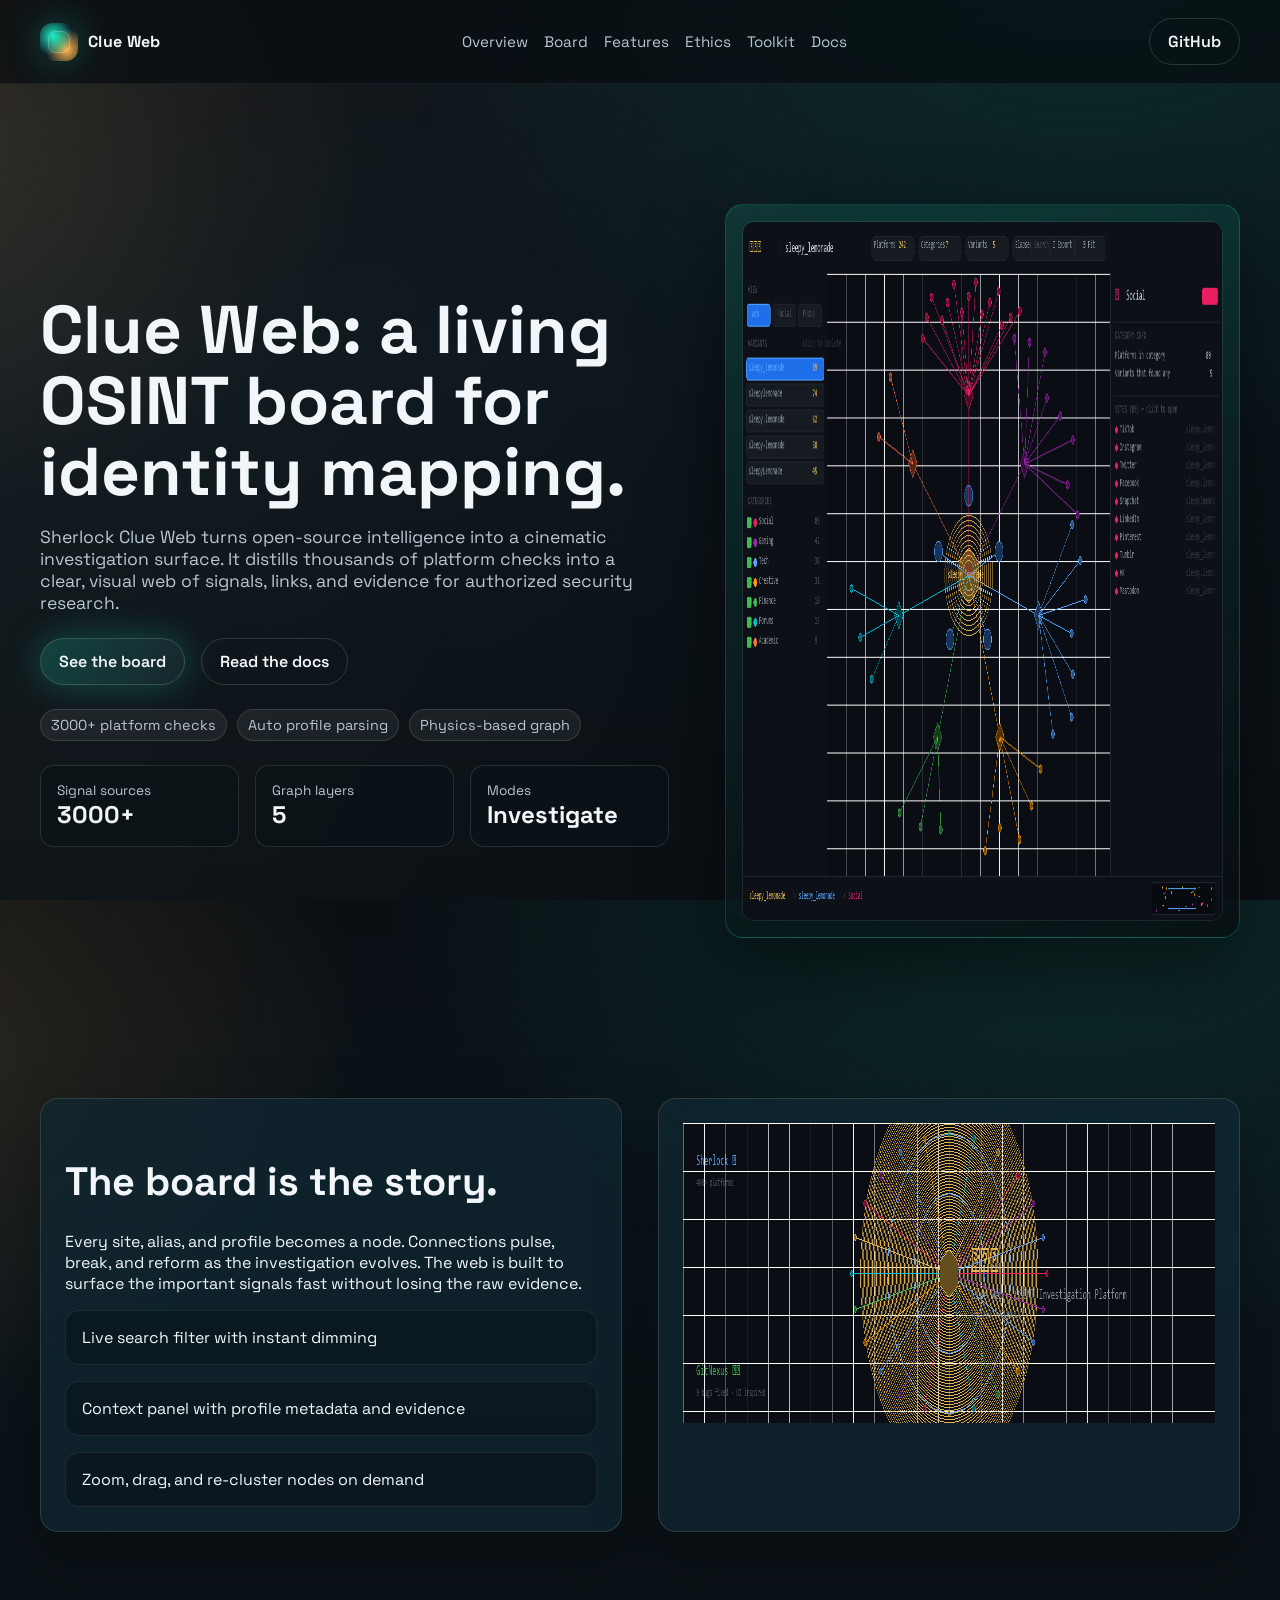
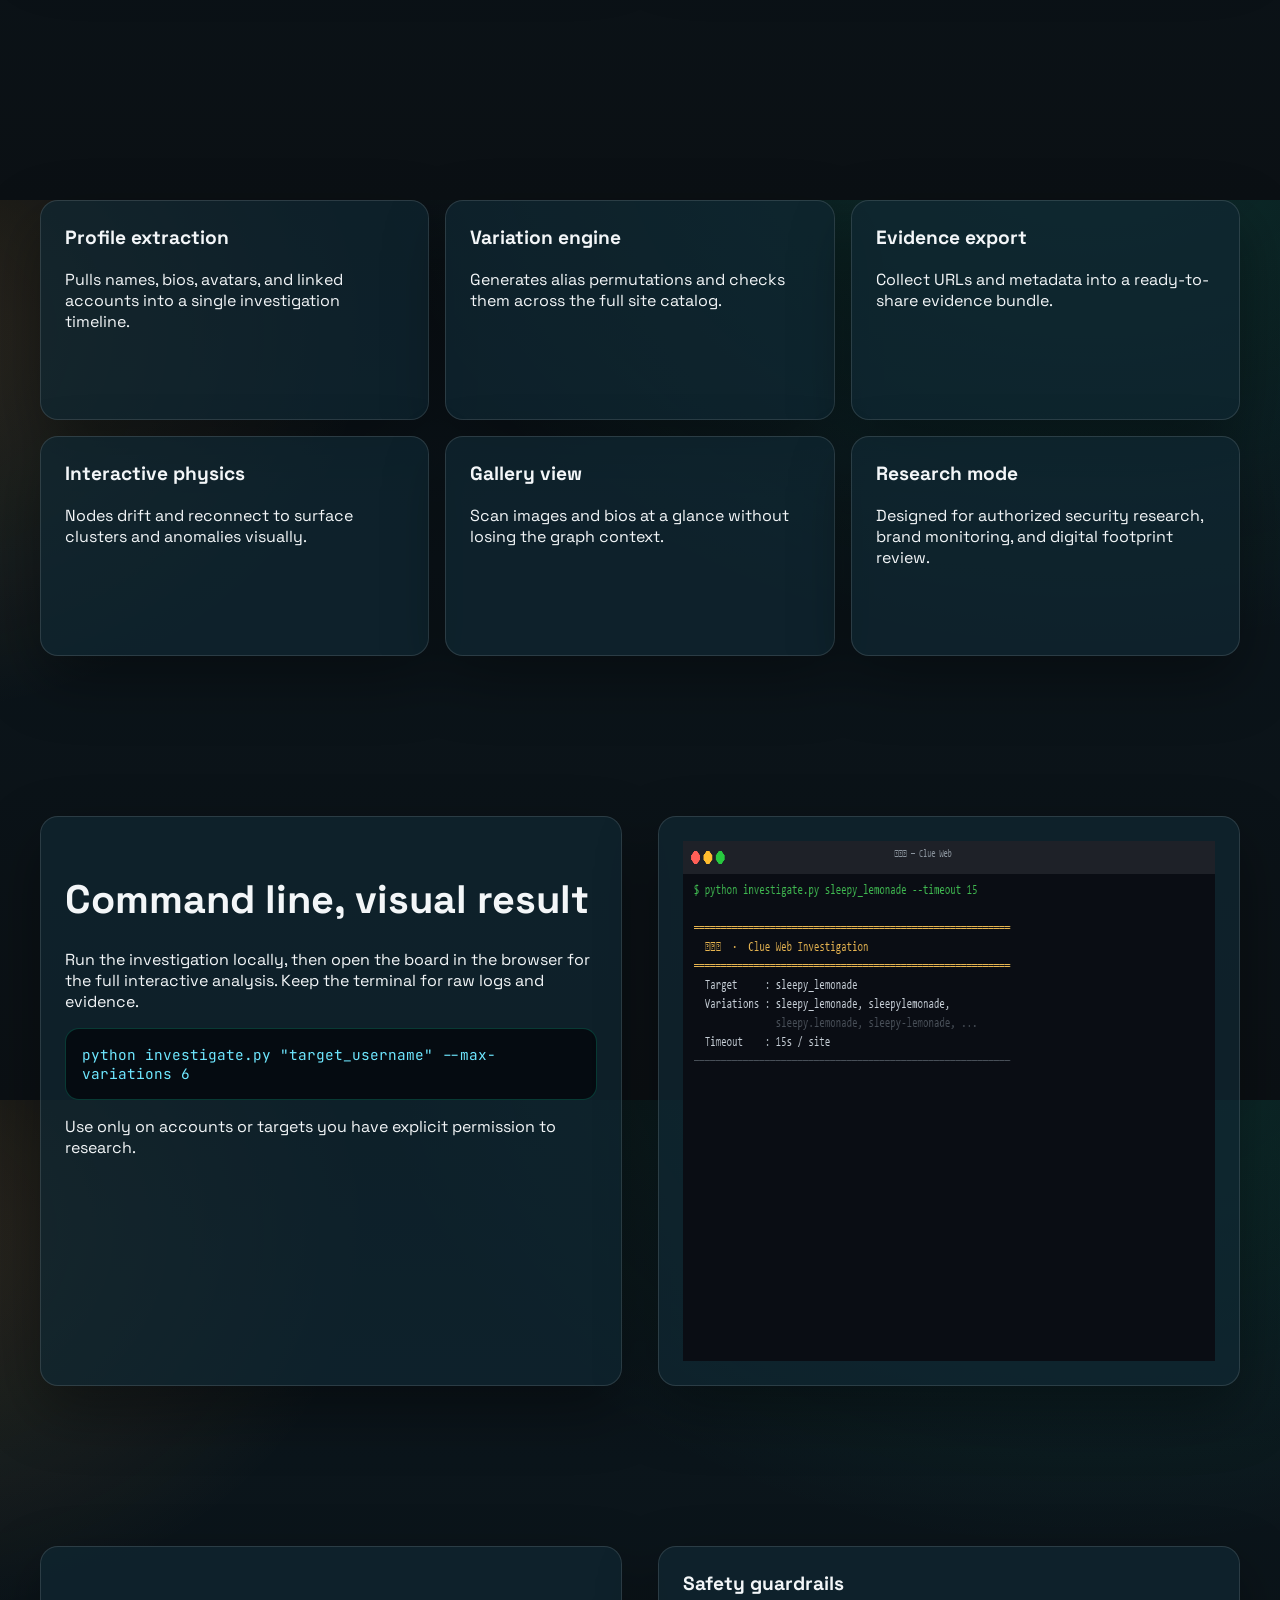
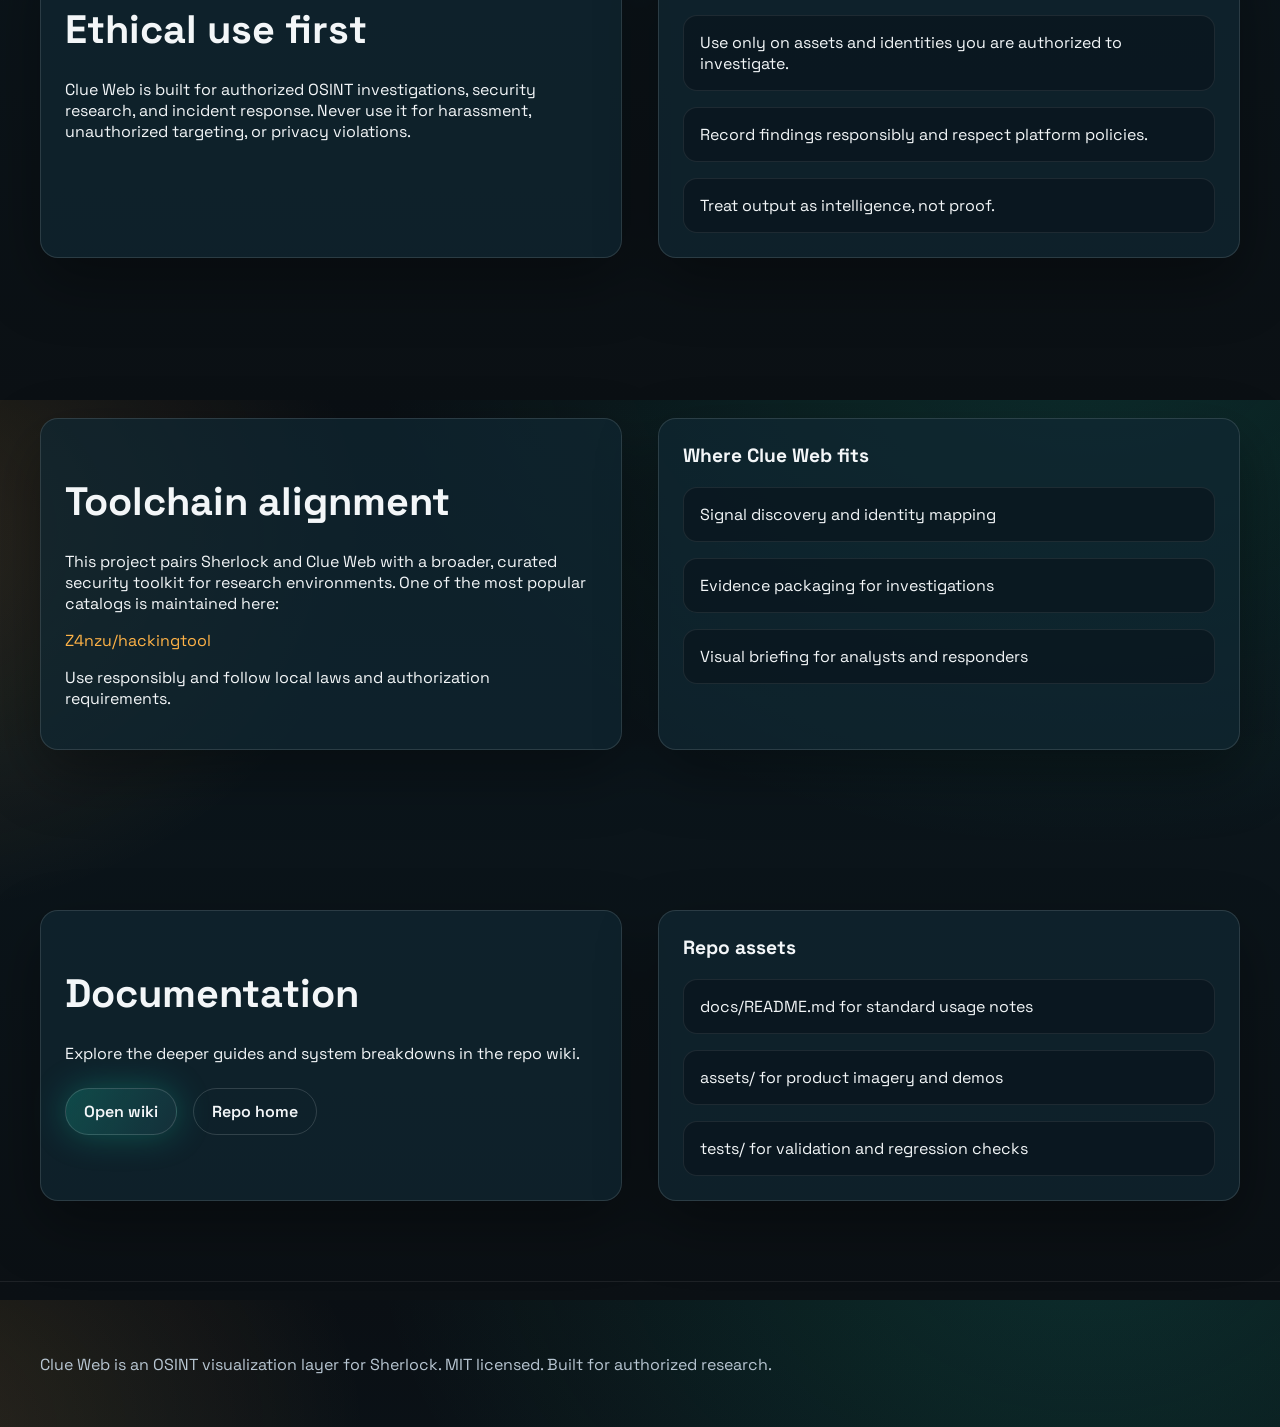
<file: docs/index.html>
<!doctype html>
<html lang="en">
  <head>
    <meta charset="utf-8" />
    <meta name="viewport" content="width=device-width, initial-scale=1" />
    <title>Clue Web | Sherlock OSINT Board</title>
    <meta
      name="description"
      content="Clue Web is a visual OSINT investigation platform that maps identity signals into a living, interactive board."
    />
    <link rel="preconnect" href="https://fonts.googleapis.com" />
    <link rel="preconnect" href="https://fonts.gstatic.com" crossorigin />
    <link
      rel="stylesheet"
      href="https://fonts.googleapis.com/css2?family=JetBrains+Mono:wght@400;500&family=Space+Grotesk:wght@400;500;600;700&display=swap"
    />
    <link rel="stylesheet" href="styles.css" />
  </head>
  <body>
    <a class="skip-link" href="#main-content">Skip to main content</a>
    <header class="site-header">
      <div class="container nav">
        <a class="brand" href="#overview">
          <span class="sigil" aria-hidden="true"></span>
          <span>Clue Web</span>
        </a>
        <nav class="nav-links">
          <a href="#overview">Overview</a>
          <a href="#board">Board</a>
          <a href="#features">Features</a>
          <a href="#ethics">Ethics</a>
          <a href="#toolkit">Toolkit</a>
          <a href="#docs">Docs</a>
        </nav>
        <a class="btn btn-ghost" href="https://github.com/verysleepylemon/sherlock-clue-web">GitHub</a>
      </div>
    </header>

    <main id="main-content">
      <section class="hero" id="overview">
        <div class="container hero-grid">
          <div class="reveal">
            <h1>Clue Web: a living OSINT board for identity mapping.</h1>
            <p>
              Sherlock Clue Web turns open-source intelligence into a cinematic investigation surface. It
              distills thousands of platform checks into a clear, visual web of signals, links, and evidence
              for authorized security research.
            </p>
            <div class="hero-actions">
              <a class="btn" href="#board">See the board</a>
              <a class="btn btn-ghost" href="#docs">Read the docs</a>
            </div>
            <div class="hero-badges">
              <span class="badge">3000+ platform checks</span>
              <span class="badge">Auto profile parsing</span>
              <span class="badge">Physics-based graph</span>
            </div>
            <div class="metrics">
              <div class="metric">
                <span>Signal sources</span>
                <strong>3000+</strong>
              </div>
              <div class="metric">
                <span>Graph layers</span>
                <strong>5</strong>
              </div>
              <div class="metric">
                <span>Modes</span>
                <strong>Investigate</strong>
              </div>
            </div>
          </div>
          <div class="hero-visual reveal">
            <img
              src="assets/clue_web_ui.png"
              alt="Clue Web investigation board"
              width="1200"
              height="700"
              loading="eager"
              fetchpriority="high"
            />
          </div>
        </div>
      </section>

      <section class="section" id="board">
        <div class="container split">
          <div class="panel reveal">
            <h2 class="section-title">The board is the story.</h2>
            <p>
              Every site, alias, and profile becomes a node. Connections pulse, break, and reform as the
              investigation evolves. The web is built to surface the important signals fast without losing
              the raw evidence.
            </p>
            <div class="list">
              <div class="list-item">Live search filter with instant dimming</div>
              <div class="list-item">Context panel with profile metadata and evidence</div>
              <div class="list-item">Zoom, drag, and re-cluster nodes on demand</div>
            </div>
          </div>
          <div class="panel reveal">
            <img
              src="assets/banner.png"
              alt="Clue Web banner"
              width="1200"
              height="300"
              loading="lazy"
              decoding="async"
            />
          </div>
        </div>
      </section>

      <section class="section" id="features">
        <div class="container">
          <h2 class="section-title reveal">Signal stack</h2>
          <div class="card-grid">
            <div class="panel reveal">
              <h3>Profile extraction</h3>
              <p>Pulls names, bios, avatars, and linked accounts into a single investigation timeline.</p>
            </div>
            <div class="panel reveal">
              <h3>Variation engine</h3>
              <p>Generates alias permutations and checks them across the full site catalog.</p>
            </div>
            <div class="panel reveal">
              <h3>Evidence export</h3>
              <p>Collect URLs and metadata into a ready-to-share evidence bundle.</p>
            </div>
            <div class="panel reveal">
              <h3>Interactive physics</h3>
              <p>Nodes drift and reconnect to surface clusters and anomalies visually.</p>
            </div>
            <div class="panel reveal">
              <h3>Gallery view</h3>
              <p>Scan images and bios at a glance without losing the graph context.</p>
            </div>
            <div class="panel reveal">
              <h3>Research mode</h3>
              <p>Designed for authorized security research, brand monitoring, and digital footprint review.</p>
            </div>
          </div>
        </div>
      </section>

      <section class="section" id="terminal">
        <div class="container split">
          <div class="panel reveal">
            <h2 class="section-title">Command line, visual result</h2>
            <p>
              Run the investigation locally, then open the board in the browser for the full interactive
              analysis. Keep the terminal for raw logs and evidence.
            </p>
            <div class="code-block">
              python investigate.py "target_username" --max-variations 6
            </div>
            <p class="kit">
              Use only on accounts or targets you have explicit permission to research.
            </p>
          </div>
          <div class="panel reveal">
            <img
              src="assets/demo_terminal.gif"
              alt="Terminal demo"
              width="780"
              height="520"
              loading="lazy"
              decoding="async"
            />
          </div>
        </div>
      </section>

      <section class="section" id="ethics">
        <div class="container split">
          <div class="panel reveal">
            <h2 class="section-title">Ethical use first</h2>
            <p>
              Clue Web is built for authorized OSINT investigations, security research, and incident response.
              Never use it for harassment, unauthorized targeting, or privacy violations.
            </p>
          </div>
          <div class="panel reveal">
            <h3>Safety guardrails</h3>
            <div class="list">
              <div class="list-item">Use only on assets and identities you are authorized to investigate.</div>
              <div class="list-item">Record findings responsibly and respect platform policies.</div>
              <div class="list-item">Treat output as intelligence, not proof.</div>
            </div>
          </div>
        </div>
      </section>

      <section class="section" id="toolkit">
        <div class="container split">
          <div class="panel reveal">
            <h2 class="section-title">Toolchain alignment</h2>
            <p>
              This project pairs Sherlock and Clue Web with a broader, curated security toolkit for research
              environments. One of the most popular catalogs is maintained here:
            </p>
            <p class="kit">
              <a href="https://github.com/Z4nzu/hackingtool" target="_blank" rel="noopener noreferrer">
                Z4nzu/hackingtool
              </a>
            </p>
            <p class="kit">Use responsibly and follow local laws and authorization requirements.</p>
          </div>
          <div class="panel reveal">
            <h3>Where Clue Web fits</h3>
            <div class="list">
              <div class="list-item">Signal discovery and identity mapping</div>
              <div class="list-item">Evidence packaging for investigations</div>
              <div class="list-item">Visual briefing for analysts and responders</div>
            </div>
          </div>
        </div>
      </section>

      <section class="section" id="docs">
        <div class="container split">
          <div class="panel reveal">
            <h2 class="section-title">Documentation</h2>
            <p>Explore the deeper guides and system breakdowns in the repo wiki.</p>
            <div class="hero-actions">
              <a class="btn" href="https://github.com/verysleepylemon/sherlock-clue-web/wiki">Open wiki</a>
              <a class="btn btn-ghost" href="https://github.com/verysleepylemon/sherlock-clue-web">Repo home</a>
            </div>
          </div>
          <div class="panel reveal">
            <h3>Repo assets</h3>
            <div class="list">
              <div class="list-item">docs/README.md for standard usage notes</div>
              <div class="list-item">assets/ for product imagery and demos</div>
              <div class="list-item">tests/ for validation and regression checks</div>
            </div>
          </div>
        </div>
      </section>
    </main>

    <footer class="footer">
      <div class="container">
        <p>Clue Web is an OSINT visualization layer for Sherlock. MIT licensed. Built for authorized research.</p>
      </div>
    </footer>

    <script src="app.js"></script>
  </body>
</html>
</file>
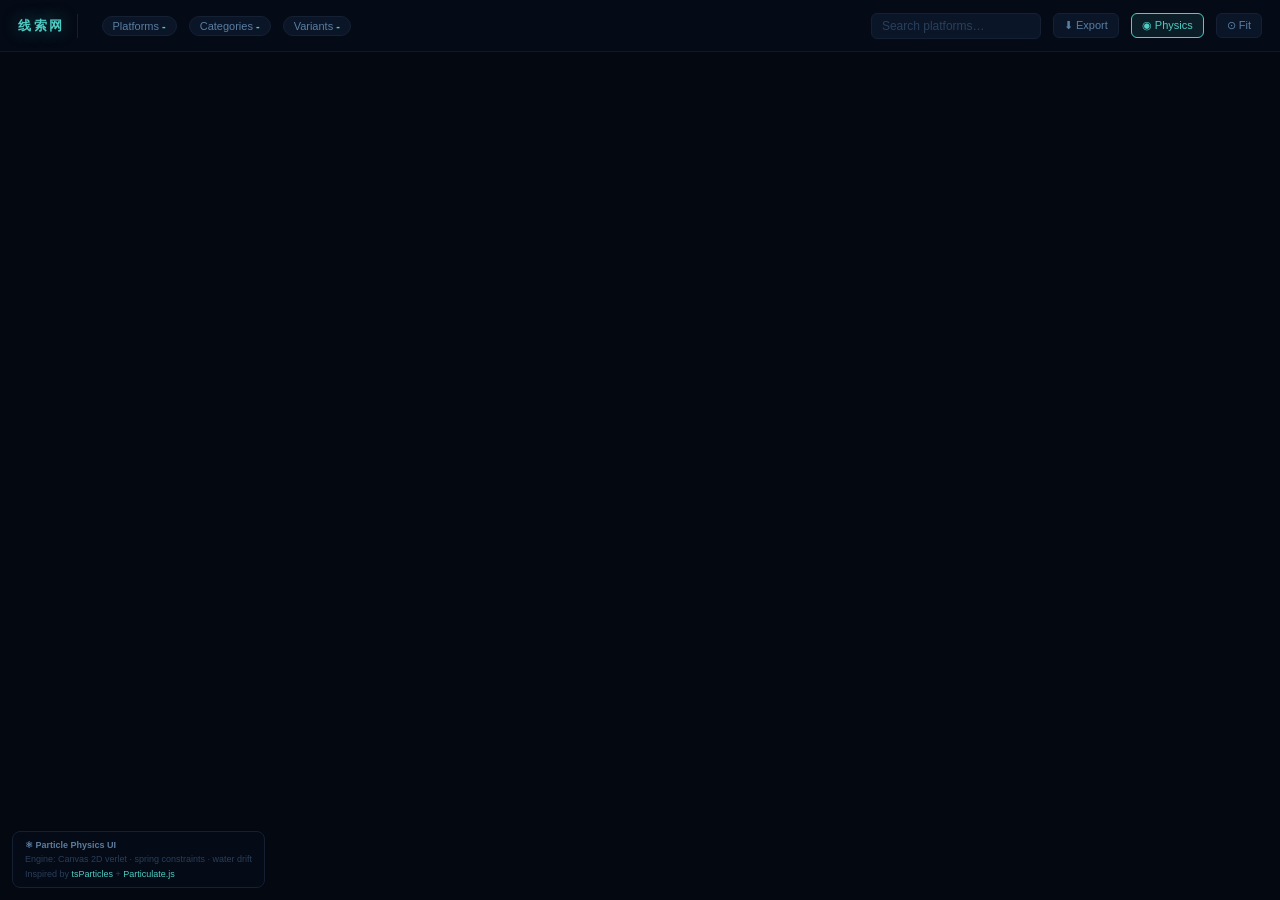
<file: clue_web_template.html>
<!DOCTYPE html>
<html lang="en">
<head>
<meta charset="UTF-8">
<meta name="viewport" content="width=device-width,initial-scale=1">
<title>线索网 — Clue Web</title>
<style>
*{margin:0;padding:0;box-sizing:border-box}
body{background:#040810;font-family:'Segoe UI','Helvetica Neue',sans-serif;color:#c9d1d9;overflow:hidden;user-select:none}
::-webkit-scrollbar{width:4px}::-webkit-scrollbar-thumb{background:#1a2332;border-radius:2px}

/* ── Layout ── */
#app{position:fixed;inset:0;display:grid;
  grid-template:"hdr hdr" 52px "main side" 1fr / 1fr 0px;
  transition:grid-template-columns .25s ease}
#app.side-open{grid-template-columns:1fr 300px}

/* ── Header ── */
#hdr{grid-area:hdr;display:flex;align-items:center;gap:12px;padding:0 18px;
  background:#060c18cc;border-bottom:1px solid #0e1a2e;z-index:30;
  backdrop-filter:blur(14px)}
#logo{font-size:13px;font-weight:800;letter-spacing:2.5px;color:#4ecdc4;
  text-transform:uppercase;text-shadow:0 0 18px #4ecdc466}
.sep{width:1px;height:24px;background:#162033}
#t-name{font-size:16px;font-weight:700;color:#e8f0fe}
.chip{background:#0a1628;border:1px solid #162033;border-radius:16px;
  padding:3px 10px;font-size:11px;color:#5a7da0;white-space:nowrap}
.chip b{color:#4ecdc4;font-weight:700}
#search{margin-left:auto;background:#0a1628;border:1px solid #162033;border-radius:6px;
  color:#c9d1d9;font-size:12px;padding:5px 10px;width:170px;outline:none}
#search:focus{border-color:#4ecdc466}
#search::placeholder{color:#2a3f5a}
.hbtn{background:#0a1628;border:1px solid #162033;border-radius:6px;
  color:#5a7da0;font-size:11px;padding:5px 10px;cursor:pointer;white-space:nowrap;
  transition:.12s}
.hbtn:hover{color:#e8f0fe;border-color:#4ecdc466;background:#4ecdc411}
.hbtn.on{color:#4ecdc4;border-color:#4ecdc4;background:#4ecdc418}

/* ── Canvas ── */
#main{grid-area:main;position:relative;overflow:hidden;background:#040810}
#bgc,#fgc{position:absolute;inset:0;width:100%;height:100%}
#fgc{cursor:default}

/* ── Sidebar ── */
#side{grid-area:side;background:#060c18ee;border-left:1px solid #0e1a2e;
  overflow-y:auto;z-index:20;display:flex;flex-direction:column;
  backdrop-filter:blur(10px)}
#sp-head{display:flex;align-items:center;gap:8px;padding:12px 14px 10px;
  border-bottom:1px solid #0e1a2e}
#sp-icon{font-size:18px}
#sp-title{font-size:13px;font-weight:700;color:#e8f0fe;flex:1;
  white-space:nowrap;overflow:hidden;text-overflow:ellipsis}
#sp-close{background:none;border:none;color:#2a3f5a;font-size:14px;cursor:pointer}
#sp-close:hover{color:#c9d1d9}
#sp-body{flex:1;overflow-y:auto;padding:4px 0 12px}
.sp-sec{padding:8px 14px 4px;border-bottom:1px solid #0e1a2e}
.sp-hd{font-size:9px;font-weight:700;letter-spacing:1.5px;text-transform:uppercase;
  color:#2a3f5a;margin-bottom:6px}
.sp-row{display:flex;justify-content:space-between;padding:2px 0;font-size:11px;color:#5a7da0}
.sp-row b{color:#c9d1d9;font-weight:600}
.sp-url{font-size:10px;color:#4ecdc4;word-break:break-all;padding:2px 0;cursor:pointer}
.sp-url:hover{text-decoration:underline}
.sp-site{display:flex;align-items:center;padding:4px 14px;font-size:11px;
  color:#5a7da0;cursor:pointer;gap:6px;transition:.1s}
.sp-site:hover{background:#4ecdc408;color:#c9d1d9}
.sp-site .dot{width:6px;height:6px;border-radius:50%}
.sp-tag{display:inline-block;font-size:9px;padding:1px 5px;border-radius:3px;
  margin:2px 2px 2px 0;border:1px solid #162033;color:#5a7da0}
.bar-row{display:flex;align-items:center;gap:6px;margin:3px 0;font-size:10px}
.bar-lbl{width:60px;text-align:right;flex-shrink:0;
  white-space:nowrap;overflow:hidden;text-overflow:ellipsis}
.bar-track{flex:1;background:#0a1628;border-radius:2px;height:5px;overflow:hidden}
.bar-fill{height:100%;border-radius:2px;transition:width .4s ease}
.bar-n{width:20px;text-align:right;color:#2a3f5a;flex-shrink:0}
#sp-actions{padding:10px 14px;display:flex;gap:6px;border-top:1px solid #0e1a2e}
.sp-btn{flex:1;background:#0a1628;border:1px solid #162033;border-radius:5px;
  color:#5a7da0;font-size:11px;padding:6px 0;cursor:pointer;text-align:center;transition:.12s}
.sp-btn:hover{color:#c9d1d9;border-color:#4ecdc466}
.sp-btn.pri{color:#4ecdc4;border-color:#4ecdc466;background:#4ecdc418}

/* ── Tooltip ── */
#tip{position:fixed;z-index:50;background:#0a1628f0;border:1px solid #162033;
  border-radius:8px;padding:10px 14px;max-width:240px;font-size:11px;line-height:1.6;
  pointer-events:none;opacity:0;transition:opacity .12s;
  box-shadow:0 8px 32px #000000aa,0 0 20px #4ecdc410}
.tn{font-size:12px;font-weight:700;margin-bottom:2px}
.tc{font-size:9px;opacity:.6;margin-bottom:3px}
.tu{font-size:9px;color:#5a7da0;word-break:break-all}
.th{font-size:9px;color:#4ecdc4;margin-top:2px}

/* ── Toast ── */
#toast{position:fixed;bottom:60px;left:50%;transform:translateX(-50%);
  background:#4ecdc418;border:1px solid #4ecdc466;color:#4ecdc4;
  font-size:12px;padding:6px 16px;border-radius:6px;z-index:60;
  opacity:0;transition:opacity .2s;pointer-events:none}
#toast.show{opacity:1}

/* ── Physics badge ── */
#physics-badge{position:fixed;bottom:12px;left:12px;z-index:40;
  background:#060c18cc;border:1px solid #162033;border-radius:8px;
  padding:6px 12px;font-size:9px;color:#2a3f5a;line-height:1.6;
  backdrop-filter:blur(6px)}
#physics-badge a{color:#4ecdc4;text-decoration:none}
#physics-badge a:hover{text-decoration:underline}
</style>
</head>
<body>
<div id="app">

<div id="hdr">
  <div id="logo">线索网</div><div class="sep"></div>
  <div id="t-name"></div>
  <div class="chip">Platforms <b id="c-total">-</b></div>
  <div class="chip">Categories <b id="c-cats">-</b></div>
  <div class="chip">Variants <b id="c-vars">-</b></div>
  <input id="search" placeholder="Search platforms…" autocomplete="off">
  <button class="hbtn" onclick="exportURLs()">⬇ Export</button>
  <button class="hbtn on" id="btn-phys" onclick="togglePhysics()">◉ Physics</button>
  <button class="hbtn" onclick="resetView()">⊙ Fit</button>
</div>

<div id="main">
  <canvas id="bgc"></canvas>
  <canvas id="fgc"></canvas>
</div>

<div id="side">
  <div id="sp-head" style="display:none">
    <div id="sp-icon"></div><div id="sp-title"></div>
    <button id="sp-close" onclick="closeSide()">✕</button>
  </div>
  <div id="sp-body">
    <div style="padding:32px 16px;text-align:center;color:#162033;font-size:12px;line-height:1.8">
      Click any node<br>to see context<br><br>
      <span style="font-size:10px;color:#0e1a2e">— particle physics UI —</span>
    </div>
  </div>
  <div id="sp-actions" style="display:none">
    <button class="sp-btn pri" id="sp-open" onclick="spOpen()">↗ Open</button>
    <button class="sp-btn" id="sp-copy" onclick="spCopy()">⎘ Copy</button>
  </div>
</div>

<div id="tip"></div>
<div id="toast"></div>
<div id="physics-badge">
  <b style="color:#5a7da0">⚛ Particle Physics UI</b><br>
  Engine: Canvas 2D verlet · spring constraints · water drift<br>
  Inspired by <a href="https://github.com/matteobruni/tsparticles" target="_blank" rel="noopener noreferrer">tsParticles</a>
  + <a href="https://github.com/milcktoast/particulate-js" target="_blank" rel="noopener noreferrer">Particulate.js</a>
</div>

</div>
<script>
/*%%CLUE_DATA%%*/

// ════════════════════════════════════════════════════════════
//  PARTICLE PHYSICS ENGINE — Clue Web v3
//  Water-drift verlet simulation with distance-based connections,
//  spring constraints, and interactive force fields.
//  Inspired by tsParticles + Particulate.js patterns.
// ════════════════════════════════════════════════════════════

const NT={TARGET:'target',VAR:'var',CAT:'cat',SITE:'site'};

// ── Canvas setup ──
const bgC=document.getElementById('bgc'), fgC=document.getElementById('fgc');
const bgX=bgC.getContext('2d'), ctx=fgC.getContext('2d');
let DPR=devicePixelRatio||1;
let W=0,H=0;

// ── Physics config ──
const PHY={
  enabled:true,
  damping:0.985,
  drift:0.12,
  driftFreq:0.0004,
  mouseRadius:160,
  mouseForce:0.8,
  connectDist:180,
  breakDist:240,
  reconnectDist:140,
  springK:0.0003,
  buoyancy:0.015,
  maxVel:3,
};

// ── Camera ──
let camX=0,camY=0,camScale=1;
const MIN_S=0.08,MAX_S=4;

// ── State ──
let particles=[], connections=[], pMap={};
let hovered=null, selected=null;
let dragging=null, dragOff={x:0,y:0};
let panning=false, panStart=null, camStart=null;
let mouseWorld={x:0,y:0}, mouseScreen={x:0,y:0};
let mouseInCanvas=false;
let searchQ='';
let time=0;

// ── Favicon cache ──
const favCache={};
const favLoading=new Set();

function getFavicon(url){
  if(!url) return null;
  try{
    const u=new URL(url);
    const domain=u.hostname;
    if(favCache[domain]) return favCache[domain];
    if(favLoading.has(domain)) return null;
    favLoading.add(domain);
    const img=new Image();
    img.crossOrigin='anonymous';
    img.onload=function(){favCache[domain]=img;favLoading.delete(domain);};
    img.onerror=function(){favLoading.delete(domain);};
    img.src='https://icons.duckduckgo.com/ip3/'+domain+'.ico';
    return null;
  }catch(e){return null;}
}

// ════════════════════════════════════════════════════════════
//  PARTICLE CREATION
// ════════════════════════════════════════════════════════════
function buildParticles(){
  particles=[]; connections=[]; pMap={};

  // Target (center)
  addP('#T',NT.TARGET,DATA.target,DATA.total+' found',0,0,36,'#4ecdc4','#4ecdc433',null,null,[]);

  // Variants
  var vars=DATA.variations;
  vars.forEach(function(v,i){
    var a=(i/vars.length)*Math.PI*2-Math.PI/2;
    var r=120+Math.random()*30;
    var cnt=DATA.var_counts[v]||0;
    addP('V:'+v,NT.VAR,v,''+cnt,Math.cos(a)*r,Math.sin(a)*r,16,'#58a6ff','#1f6feb33',null,null,[]);
  });

  // Categories
  var catKeys=Object.keys(DATA.categories).filter(function(k){return DATA.categories[k].length>0;})
    .sort(function(a,b){return DATA.categories[b].length-DATA.categories[a].length;});
  catKeys.forEach(function(cat,i){
    var a=(i/catKeys.length)*Math.PI*2-Math.PI/2;
    var r=250+Math.random()*40;
    var meta=DATA.cat_meta[cat]||{color:'#607d8b'};
    addP('C:'+cat,NT.CAT,cat,''+DATA.categories[cat].length,
      Math.cos(a)*r,Math.sin(a)*r,22,meta.color,meta.color+'33',null,cat,[]);
  });

  // Sites
  catKeys.forEach(function(cat){
    var sites=DATA.categories[cat];
    var meta=DATA.cat_meta[cat]||{color:'#607d8b'};
    var catP=pMap['C:'+cat];
    if(!catP) return;
    sites.forEach(function(site){
      var a=Math.random()*Math.PI*2;
      var r=60+Math.random()*120;
      addP('S:'+site.site,NT.SITE,site.site,'',
        catP.x+Math.cos(a)*r,catP.y+Math.sin(a)*r,
        10,meta.color,meta.color+'22',site.url,cat,site.sources||[]);
      getFavicon(site.url);
    });
  });

  rebuildConnections();
}

function addP(id,type,label,sub,x,y,r,color,glow,url,cat,sources){
  var p={id:id,type:type,label:label,sub:sub,x:x,y:y,px:x,py:y,vx:0,vy:0,
    r:r,color:color,glow:glow,url:url,cat:cat,sources:sources,
    pinned:type===NT.TARGET,
    mass:type===NT.TARGET?10:type===NT.CAT?4:type===NT.VAR?3:1};
  pMap[id]=p;
  particles.push(p);
  return p;
}

// ════════════════════════════════════════════════════════════
//  CONNECTION SYSTEM
// ════════════════════════════════════════════════════════════
function rebuildConnections(){
  connections=[];
  var con={};
  function addC(a,b,type){
    var key=a<b?a+'|'+b:b+'|'+a;
    if(con[key]) return;
    con[key]=true;
    connections.push({a:a,b:b,type:type,active:true,strength:1});
  }
  // Target → variants
  particles.forEach(function(p){if(p.type===NT.VAR) addC('#T',p.id,'primary');});
  // Target → categories
  particles.forEach(function(p){if(p.type===NT.CAT) addC('#T',p.id,'category');});
  // Category → sites
  particles.forEach(function(p){
    if(p.type===NT.SITE&&p.cat) addC('C:'+p.cat,p.id,'site');
  });
  // Variant → site
  particles.forEach(function(p){
    if(p.type===NT.SITE)(p.sources||[]).forEach(function(src){
      if(pMap['V:'+src]) addC('V:'+src,p.id,'variant');
    });
  });
}

// ════════════════════════════════════════════════════════════
//  PHYSICS STEP
// ════════════════════════════════════════════════════════════
function physicsStep(){
  if(!PHY.enabled) return;
  var t=time;

  // Per-particle forces
  for(var i=0;i<particles.length;i++){
    var p=particles[i];
    if(p.pinned||p===dragging) continue;

    // Water drift
    var driftX=Math.sin(t*PHY.driftFreq+p.y*0.005)*PHY.drift
              +Math.sin(t*PHY.driftFreq*1.7+p.x*0.003)*PHY.drift*0.5;
    var driftY=Math.cos(t*PHY.driftFreq*0.8+p.x*0.004)*PHY.drift*0.7
              -PHY.buoyancy;
    p.vx+=driftX;
    p.vy+=driftY;

    // Mouse repulsion
    if(mouseInCanvas){
      var dx=p.x-mouseWorld.x, dy=p.y-mouseWorld.y;
      var dist=Math.sqrt(dx*dx+dy*dy);
      if(dist<PHY.mouseRadius&&dist>1){
        var force=PHY.mouseForce*(1-dist/PHY.mouseRadius)/p.mass;
        p.vx+=dx/dist*force;
        p.vy+=dy/dist*force;
      }
    }
  }

  // Spring forces from connections
  for(var ci=0;ci<connections.length;ci++){
    var c=connections[ci];
    if(!c.active) continue;
    var a=pMap[c.a],b=pMap[c.b];
    if(!a||!b) continue;
    var dx=b.x-a.x, dy=b.y-a.y;
    var dist=Math.sqrt(dx*dx+dy*dy);
    if(dist<1) continue;

    var rest=c.type==='primary'?120:c.type==='category'?200:c.type==='site'?100:150;
    var stretch=dist-rest;
    var force=stretch*PHY.springK;

    var fx=dx/dist*force, fy=dy/dist*force;
    if(!a.pinned&&a!==dragging){a.vx+=fx/a.mass;a.vy+=fy/a.mass;}
    if(!b.pinned&&b!==dragging){b.vx-=fx/b.mass;b.vy-=fy/b.mass;}

    // Break if too far
    if(dist>PHY.breakDist){c.active=false;c.strength=0;}
  }

  // Reconnect broken connections
  for(var ci=0;ci<connections.length;ci++){
    var c=connections[ci];
    if(c.active) continue;
    var a=pMap[c.a],b=pMap[c.b];
    if(!a||!b) continue;
    var dx=b.x-a.x,dy=b.y-a.y;
    var dist=Math.sqrt(dx*dx+dy*dy);
    if(dist<PHY.reconnectDist){c.active=true;c.strength=0.1;}
  }

  // Animate connection strength
  for(var ci=0;ci<connections.length;ci++){
    var c=connections[ci];
    if(c.active&&c.strength<1) c.strength=Math.min(1,c.strength+0.02);
    if(!c.active&&c.strength>0) c.strength=Math.max(0,c.strength-0.03);
  }

  // Integration + damping
  for(var i=0;i<particles.length;i++){
    var p=particles[i];
    if(p.pinned||p===dragging) continue;
    p.vx*=PHY.damping;
    p.vy*=PHY.damping;
    var speed=Math.sqrt(p.vx*p.vx+p.vy*p.vy);
    if(speed>PHY.maxVel){p.vx*=PHY.maxVel/speed;p.vy*=PHY.maxVel/speed;}
    p.x+=p.vx;
    p.y+=p.vy;
  }
}

// ════════════════════════════════════════════════════════════
//  WATER BACKGROUND
// ════════════════════════════════════════════════════════════
function drawWaterBG(){
  var w=W,h=H;
  bgX.clearRect(0,0,w,h);

  // Deep ocean gradient
  var g=bgX.createRadialGradient(w/2,h/2,0,w/2,h/2,Math.max(w,h)*.7);
  g.addColorStop(0,'#081420');
  g.addColorStop(.5,'#050d18');
  g.addColorStop(1,'#020508');
  bgX.fillStyle=g;
  bgX.fillRect(0,0,w,h);

  // Animated caustic light beams
  var t=time*0.0003;
  bgX.globalCompositeOperation='lighter';
  for(var i=0;i<6;i++){
    var cx=w*(0.2+0.6*Math.sin(t+i*1.1));
    var cy=h*(0.15+0.7*Math.cos(t*0.7+i*0.8));
    var r=150+80*Math.sin(t*1.3+i);
    var cg=bgX.createRadialGradient(cx,cy,0,cx,cy,r);
    cg.addColorStop(0,'rgba(78,205,196,'+(0.015+0.01*Math.sin(t*2+i))+')');
    cg.addColorStop(1,'transparent');
    bgX.fillStyle=cg;
    bgX.fillRect(0,0,w,h);
  }

  // Subtle underwater grid
  bgX.globalCompositeOperation='source-over';
  bgX.strokeStyle='rgba(78,205,196,0.025)';
  bgX.lineWidth=0.5;
  var gs=60;
  var ox=(camX*camScale)%gs, oy=(camY*camScale)%gs;
  for(var x=-gs+ox;x<w+gs;x+=gs){bgX.beginPath();bgX.moveTo(x,0);bgX.lineTo(x,h);bgX.stroke();}
  for(var y=-gs+oy;y<h+gs;y+=gs){bgX.beginPath();bgX.moveTo(0,y);bgX.lineTo(w,y);bgX.stroke();}

  // Floating plankton particles
  bgX.globalCompositeOperation='lighter';
  for(var i=0;i<40;i++){
    var px=(w*((i*7919+Math.sin(t*0.5+i)*30)%w+w))%w;
    var py=(h*((i*6271+Math.cos(t*0.3+i*0.7)*20)%h+h))%h;
    var pr=1+Math.sin(t*2+i)*0.8;
    bgX.beginPath();bgX.arc(px,py,Math.max(0.5,pr),0,Math.PI*2);
    bgX.fillStyle='rgba(78,205,196,'+(0.1+0.08*Math.sin(t*3+i))+')';
    bgX.fill();
  }
  bgX.globalCompositeOperation='source-over';
}

// ════════════════════════════════════════════════════════════
//  COORDINATE TRANSFORMS
// ════════════════════════════════════════════════════════════
function s2w(sx,sy){return{x:(sx-W/2)/camScale-camX,y:(sy-H/2)/camScale-camY};}
function w2s(wx,wy){return{x:(wx+camX)*camScale+W/2,y:(wy+camY)*camScale+H/2};}

// ════════════════════════════════════════════════════════════
//  PARTICLE ALPHA (search / selection filter)
// ════════════════════════════════════════════════════════════
function pAlpha(p){
  if(searchQ){
    var hit=p.label.toLowerCase().indexOf(searchQ)>=0||(p.url||'').toLowerCase().indexOf(searchQ)>=0;
    if(!hit&&p.type===NT.SITE) return 0.06;
  }
  if(selected){
    if(p===selected) return 1;
    for(var i=0;i<connections.length;i++){
      var c=connections[i];
      if(c.active&&((c.a===selected.id&&c.b===p.id)||(c.b===selected.id&&c.a===p.id))) return 1;
    }
    return 0.15;
  }
  return 1;
}

// ════════════════════════════════════════════════════════════
//  DRAWING — CONNECTIONS
// ════════════════════════════════════════════════════════════
function drawConnection(c){
  var a=pMap[c.a],b=pMap[c.b];
  if(!a||!b) return;
  var al=c.strength;
  if(al<0.01) return;

  var na=pAlpha(a),nb=pAlpha(b);
  if(na<0.1||nb<0.1) return;

  var sa=w2s(a.x,a.y),sb=w2s(b.x,b.y);
  var dx=b.x-a.x,dy=b.y-a.y;
  var dist=Math.sqrt(dx*dx+dy*dy);

  // Thins as it stretches
  var stretchRatio=Math.min(1,dist/PHY.breakDist);
  var baseW=c.type==='primary'?2:c.type==='category'?1.5:0.8;
  var lw=baseW*(1-stretchRatio*0.7)*al;

  var color=c.type==='variant'?'#58a6ff':a.color;
  var opacity=al*Math.min(na,nb)*(1-stretchRatio*0.5);

  ctx.save();
  ctx.strokeStyle=hexA(color,opacity*0.7);
  ctx.lineWidth=lw;
  if(c.type==='variant') ctx.setLineDash([4,6]);
  ctx.beginPath();ctx.moveTo(sa.x,sa.y);ctx.lineTo(sb.x,sb.y);ctx.stroke();
  ctx.setLineDash([]);

  // Animated energy pulse when selected
  if(al>0.5&&selected&&(selected.id===c.a||selected.id===c.b)){
    var t=(time*0.001)%1;
    var px=sa.x+(sb.x-sa.x)*t, py=sa.y+(sb.y-sa.y)*t;
    ctx.beginPath();ctx.arc(px,py,3,0,Math.PI*2);
    ctx.fillStyle=hexA(color,0.9);
    ctx.shadowColor=color;ctx.shadowBlur=10;ctx.fill();ctx.shadowBlur=0;
  }
  ctx.restore();
}

// ════════════════════════════════════════════════════════════
//  DRAWING — PARTICLES
// ════════════════════════════════════════════════════════════
function drawParticle(p){
  var al=pAlpha(p);
  if(al<0.01) return;
  var s=w2s(p.x,p.y);
  var r=p.r*camScale;
  var isH=p===hovered,isSel=p===selected;
  var nr=r+(isH||isSel?3:0);

  ctx.save();ctx.globalAlpha=al;

  // Glow halo
  var glR=nr*(isH||isSel?4:2.5);
  var gr=ctx.createRadialGradient(s.x,s.y,nr*0.3,s.x,s.y,glR);
  gr.addColorStop(0,p.glow);gr.addColorStop(1,'transparent');
  ctx.beginPath();ctx.arc(s.x,s.y,glR,0,Math.PI*2);ctx.fillStyle=gr;ctx.fill();

  // Ripple ring when highlighted
  if(isH||isSel){
    var ripR=nr+8+Math.sin(time*0.003)*5;
    ctx.beginPath();ctx.arc(s.x,s.y,ripR,0,Math.PI*2);
    ctx.strokeStyle=hexA(p.color,0.2+0.1*Math.sin(time*0.004));
    ctx.lineWidth=1;ctx.stroke();
  }

  ctx.shadowColor=p.color+(isH||isSel?'88':'33');
  ctx.shadowBlur=isH||isSel?18:8;

  // Shape
  if(p.type===NT.TARGET){
    hexPath(ctx,s.x,s.y,nr);
  }else if(p.type===NT.CAT){
    ctx.beginPath();
    ctx.moveTo(s.x,s.y-nr);ctx.lineTo(s.x+nr*.85,s.y);
    ctx.lineTo(s.x,s.y+nr);ctx.lineTo(s.x-nr*.85,s.y);ctx.closePath();
  }else{
    ctx.beginPath();ctx.arc(s.x,s.y,nr,0,Math.PI*2);
  }

  // Fill gradient
  var bg=ctx.createRadialGradient(s.x,s.y-nr*.3,nr*.05,s.x,s.y,nr);
  bg.addColorStop(0,darken(p.color,.75)+'e0');bg.addColorStop(1,darken(p.color,.4)+'cc');
  ctx.fillStyle=bg;ctx.fill();

  // Favicon image inside site nodes
  if(p.type===NT.SITE&&p.url&&nr>5){
    var fav=getFavicon(p.url);
    if(fav&&fav.complete&&fav.naturalWidth>0){
      var ir=nr*0.65;
      ctx.save();ctx.beginPath();ctx.arc(s.x,s.y,ir,0,Math.PI*2);ctx.clip();
      try{ctx.drawImage(fav,s.x-ir,s.y-ir,ir*2,ir*2);}catch(e){}
      ctx.restore();
    }
  }

  // Border
  ctx.strokeStyle=hexA(p.color,isSel?1:isH?.85:.5);
  ctx.lineWidth=isSel?2.5:isH?1.8:1;
  if(p.type===NT.TARGET) hexPath(ctx,s.x,s.y,nr);
  else if(p.type===NT.CAT){
    ctx.beginPath();ctx.moveTo(s.x,s.y-nr);ctx.lineTo(s.x+nr*.85,s.y);
    ctx.lineTo(s.x,s.y+nr);ctx.lineTo(s.x-nr*.85,s.y);ctx.closePath();
  }else{
    ctx.beginPath();ctx.arc(s.x,s.y,nr,0,Math.PI*2);
  }
  ctx.stroke();
  ctx.shadowBlur=0;

  // Labels
  if(al<0.35&&p.type===NT.SITE){ctx.restore();return;}
  ctx.textAlign='center';ctx.textBaseline='middle';
  var fs=Math.max(9,11*camScale);

  if(p.type===NT.TARGET){
    ctx.fillStyle=p.color;ctx.font='bold '+Math.round(fs+1)+'px "Segoe UI",sans-serif';
    ctx.fillText(trunc(p.label,16),s.x,s.y-3*camScale);
    ctx.fillStyle=p.color+'bb';ctx.font=Math.round(fs-2)+'px "Segoe UI",sans-serif';
    ctx.fillText(p.sub,s.x,s.y+8*camScale);
  }else if(p.type===NT.CAT){
    ctx.fillStyle=p.color;ctx.font='bold '+Math.round(fs-1)+'px "Segoe UI",sans-serif';
    ctx.fillText(trunc(p.label,10),s.x,s.y-2*camScale);
    ctx.fillStyle=p.color+'aa';ctx.font=Math.round(fs-3)+'px "Segoe UI",sans-serif';
    ctx.fillText(p.sub,s.x,s.y+6*camScale);
  }else if(p.type===NT.VAR){
    ctx.fillStyle='#58a6ffcc';ctx.font=Math.round(fs-2)+'px monospace';
    ctx.textBaseline='top';
    ctx.fillText(trunc(p.label,16),s.x,s.y+nr+3);
  }else if(p.type===NT.SITE&&(isH||isSel||camScale>.7)){
    ctx.fillStyle=isSel?p.color:p.color+'bb';
    ctx.font=(isSel?'bold ':'')+Math.round(fs-2)+'px "Segoe UI",sans-serif';
    ctx.textBaseline='top';
    ctx.fillText(trunc(p.label,16),s.x,s.y+nr+2);
  }
  ctx.restore();
}

// ════════════════════════════════════════════════════════════
//  MAIN RENDER LOOP
// ════════════════════════════════════════════════════════════
function frame(ts){
  time=ts;
  W=fgC.offsetWidth;H=fgC.offsetHeight;

  // Resize
  if(bgC.width!==W*DPR||bgC.height!==H*DPR){
    bgC.width=W*DPR;bgC.height=H*DPR;
    fgC.width=W*DPR;fgC.height=H*DPR;
  }
  bgX.setTransform(DPR,0,0,DPR,0,0);
  ctx.setTransform(DPR,0,0,DPR,0,0);

  physicsStep();
  drawWaterBG();
  ctx.clearRect(0,0,W,H);

  // Draw connections
  for(var i=0;i<connections.length;i++){
    if(connections[i].type!=='variant') drawConnection(connections[i]);
  }
  for(var i=0;i<connections.length;i++){
    if(connections[i].type==='variant') drawConnection(connections[i]);
  }

  // Draw particles (sites, vars, cats, target — back to front)
  var order=[NT.SITE,NT.VAR,NT.CAT,NT.TARGET];
  for(var oi=0;oi<order.length;oi++){
    var otype=order[oi];
    for(var i=0;i<particles.length;i++){
      if(particles[i].type===otype) drawParticle(particles[i]);
    }
  }

  requestAnimationFrame(frame);
}

// ════════════════════════════════════════════════════════════
//  INTERACTION — Mouse events
// ════════════════════════════════════════════════════════════
function hitTest(sx,sy){
  var w=s2w(sx,sy);
  for(var i=particles.length-1;i>=0;i--){
    var p=particles[i];
    if(pAlpha(p)<0.1) continue;
    var dx=w.x-p.x,dy=w.y-p.y;
    if(Math.sqrt(dx*dx+dy*dy)<=p.r+6/camScale) return p;
  }
  return null;
}

fgC.addEventListener('mousedown',function(e){
  var sx=e.offsetX,sy=e.offsetY;
  if(e.button===0){
    var h=hitTest(sx,sy);
    if(h){
      dragging=h;
      var w=s2w(sx,sy);
      dragOff={x:h.x-w.x,y:h.y-w.y};
      fgC.style.cursor='grabbing';
    }
  }
  if(e.button===2||e.button===1){
    panning=true;panStart={x:e.clientX,y:e.clientY};
    camStart={x:camX,y:camY};fgC.style.cursor='grabbing';e.preventDefault();
  }
});

fgC.addEventListener('mousemove',function(e){
  var sx=e.offsetX,sy=e.offsetY;
  mouseScreen={x:sx,y:sy};
  mouseWorld=s2w(sx,sy);
  mouseInCanvas=true;

  if(dragging){
    var w=s2w(sx,sy);
    dragging.x=w.x+dragOff.x;
    dragging.y=w.y+dragOff.y;
    dragging.vx=0;dragging.vy=0;
    return;
  }
  if(panning){
    camX=camStart.x+(e.clientX-panStart.x)/camScale;
    camY=camStart.y+(e.clientY-panStart.y)/camScale;
    return;
  }

  var h=hitTest(sx,sy);
  if(h!==hovered){
    hovered=h;
    fgC.style.cursor=h?'pointer':'default';
    if(h) showTip(h,e.clientX,e.clientY);
    else hideTip();
  }else if(h){
    moveTip(e.clientX,e.clientY);
  }
});

fgC.addEventListener('mouseup',function(e){
  if(dragging){
    dragging=null;fgC.style.cursor='default';
  }
  if(panning){panning=false;fgC.style.cursor='default';}
});

fgC.addEventListener('mouseleave',function(){mouseInCanvas=false;hideTip();});
fgC.addEventListener('contextmenu',function(e){e.preventDefault();});

fgC.addEventListener('wheel',function(e){
  e.preventDefault();
  var factor=e.deltaY<0?1.12:1/1.12;
  var ns=Math.max(MIN_S,Math.min(MAX_S,camScale*factor));
  var wx=mouseWorld.x,wy=mouseWorld.y;
  camScale=ns;
  var newS=w2s(wx,wy);
  camX+=(mouseScreen.x-newS.x)/camScale;
  camY+=(mouseScreen.y-newS.y)/camScale;
},{passive:false});

fgC.addEventListener('click',function(e){
  var h=hitTest(e.offsetX,e.offsetY);
  if(h){
    if(h.type===NT.SITE&&h.url&&selected===h){
      window.open(h.url,'_blank','noopener,noreferrer');
    }else{
      selectParticle(h);
    }
  }else{
    closeSide();
  }
});

document.addEventListener('keydown',function(e){
  if(e.key==='Escape') closeSide();
  if(e.key==='r'||e.key==='R') resetView();
});

document.getElementById('search').addEventListener('input',function(e){
  searchQ=e.target.value.toLowerCase().trim();
});

// ════════════════════════════════════════════════════════════
//  SIDEBAR — Context panel
// ════════════════════════════════════════════════════════════
function selectParticle(p){
  selected=p;
  document.getElementById('app').classList.add('side-open');
  var head=document.getElementById('sp-head');
  var body=document.getElementById('sp-body');
  var acts=document.getElementById('sp-actions');
  head.style.display='flex';
  acts.style.display=p.type===NT.SITE?'flex':'none';

  var icons={target:'🌊',var:'⇄',cat:'◈',site:'↗'};
  document.getElementById('sp-icon').textContent=icons[p.type]||'●';
  document.getElementById('sp-title').textContent=p.label;

  var h='';
  if(p.type===NT.TARGET){
    h+=sec('OVERVIEW',
      '<div class="sp-row"><span>Platforms found</span><b>'+DATA.total+'</b></div>'+
      '<div class="sp-row"><span>Categories</span><b>'+Object.keys(DATA.categories).filter(function(k){return DATA.categories[k].length;}).length+'</b></div>'+
      '<div class="sp-row"><span>Variants</span><b>'+DATA.variations.length+'</b></div>'+
      '<div class="sp-row"><span>Elapsed</span><b>'+DATA.elapsed+'s</b></div>');
    var cats=Object.keys(DATA.categories).filter(function(k){return DATA.categories[k].length;})
      .sort(function(a,b){return DATA.categories[b].length-DATA.categories[a].length;});
    var max=(DATA.categories[cats[0]]||[]).length||1;
    h+=sec('CATEGORIES',cats.map(function(c){
      var meta=DATA.cat_meta[c]||{color:'#607d8b'};
      var cnt=DATA.categories[c].length;
      return '<div class="bar-row">'+
'<div class="bar-lbl" style="color:'+meta.color+'">'+c+'</div>'+
'<div class="bar-track"><div class="bar-fill" style="width:'+Math.round(cnt/max*100)+'%;background:'+meta.color+'"></div></div>'+
'<div class="bar-n">'+cnt+'</div></div>';
    }).join(''));

  }else if(p.type===NT.VAR){
    var cnt=DATA.var_counts[p.label]||0;
    h+=sec('VARIANT',
      '<div class="sp-row"><span>Username</span><b style="font-family:monospace">'+esc(p.label)+'</b></div>'+
      '<div class="sp-row"><span>Found</span><b>'+cnt+'</b></div>');
    var found=[];
    Object.keys(DATA.categories).forEach(function(cat){
      DATA.categories[cat].filter(function(s){return(s.sources||[]).indexOf(p.label)>=0;})
        .forEach(function(s){found.push({site:s.site,url:s.url,cat:cat});});
    });
    var byCat={};found.forEach(function(s){(byCat[s.cat]=byCat[s.cat]||[]).push(s);});
    Object.keys(byCat).forEach(function(cat){
      var meta=DATA.cat_meta[cat]||{color:'#607d8b'};
      h+='<div class="sp-sec"><div class="sp-hd">'+esc(cat)+' ('+byCat[cat].length+')</div>';
      byCat[cat].forEach(function(s){h+='<div class="sp-site" onclick="window.open(\''+esc(s.url)+'\',\'_blank\',\'noopener,noreferrer\')">'+
'<div class="dot" style="background:'+meta.color+'"></div>'+esc(s.site)+'</div>';});
      h+='</div>';
    });

  }else if(p.type===NT.CAT){
    var sites=DATA.categories[p.cat]||[];
    h+=sec('CATEGORY',
      '<div class="sp-row"><span>Platforms</span><b>'+sites.length+'</b></div>'+
      '<div class="sp-row"><span>Variants matched</span><b>'+
        DATA.variations.filter(function(v){return sites.some(function(s){return(s.sources||[]).indexOf(v)>=0;});}).length+'</b></div>');
    h+=sec('SITES ('+sites.length+')',sites.map(function(s){
      var meta=DATA.cat_meta[p.cat]||{color:'#607d8b'};
      return '<div class="sp-site" onclick="window.open(\''+esc(s.url)+'\',\'_blank\',\'noopener,noreferrer\')">'+
'<div class="dot" style="background:'+meta.color+'"></div>'+esc(s.site)+'</div>';
    }).join(''));

  }else if(p.type===NT.SITE){
    h+=sec('PROFILE','<div class="sp-url" onclick="window.open(\''+esc(p.url)+'\',\'_blank\',\'noopener,noreferrer\')">↗ '+esc(p.url)+'</div>');
    var meta=DATA.cat_meta[p.cat]||{color:'#607d8b'};
    h+=sec('DETAILS',
      '<div class="sp-row"><span>Category</span><b style="color:'+meta.color+'">'+esc(p.cat)+'</b></div>'+
      '<div class="sp-row"><span>Found via</span><b>'+(p.sources||[]).map(function(s){return '<span class="sp-tag">'+esc(s)+'</span>';}).join(' ')+'</b></div>');
    document.getElementById('sp-open').dataset.url=p.url;
    document.getElementById('sp-copy').dataset.url=p.url;
  }
  body.innerHTML=h;
}

function closeSide(){
  selected=null;
  document.getElementById('app').classList.remove('side-open');
  document.getElementById('sp-head').style.display='none';
  document.getElementById('sp-body').innerHTML='<div style="padding:32px 16px;text-align:center;color:#162033;font-size:12px">Click any node</div>';
  document.getElementById('sp-actions').style.display='none';
}

function sec(t,c){return '<div class="sp-sec"><div class="sp-hd">'+t+'</div>'+c+'</div>';}

function spOpen(){
  var u=document.getElementById('sp-open').dataset.url;
  if(u) window.open(u,'_blank','noopener,noreferrer');
}
function spCopy(){
  var u=document.getElementById('sp-copy').dataset.url;
  if(u){navigator.clipboard.writeText(u);toast('Copied!');}
}

// ════════════════════════════════════════════════════════════
//  TOOLTIP
// ════════════════════════════════════════════════════════════
var tipEl=document.getElementById('tip');
function showTip(n,cx,cy){
  var mc=(n.cat&&DATA.cat_meta[n.cat])||{};
  var nc=mc.color||n.color;
  var html='';
  if(n.type===NT.TARGET)
    html='<div class="tn" style="color:'+nc+'">'+esc(n.label)+'</div><div class="tc">Investigation Target</div><div class="tu">'+DATA.total+' platforms · '+DATA.variations.length+' variants</div>';
  else if(n.type===NT.VAR)
    html='<div class="tn" style="color:#58a6ff">'+esc(n.label)+'</div><div class="tc">Username Variation</div><div class="tu">'+n.sub+' platforms</div>';
  else if(n.type===NT.CAT)
    html='<div class="tn" style="color:'+nc+'">'+esc(n.label)+'</div><div class="tc">Category · '+n.sub+' platforms</div>';
  else
    html='<div class="tn" style="color:'+nc+'">'+esc(n.label)+'</div><div class="tc">'+esc(n.cat)+'</div><div class="tu">'+esc(n.url)+'</div><div class="th">↗ Click to open · double-click to visit</div>';
  tipEl.innerHTML=html;tipEl.style.opacity='1';
  positionTip(cx,cy);
}
function moveTip(cx,cy){positionTip(cx,cy);}
function positionTip(cx,cy){
  var tx=cx+14,ty=cy-8;
  if(tx+250>window.innerWidth) tx=cx-260;
  if(ty+150>window.innerHeight) ty=window.innerHeight-160;
  if(ty<58) ty=58;
  tipEl.style.left=tx+'px';tipEl.style.top=ty+'px';
}
function hideTip(){tipEl.style.opacity='0';}

// ════════════════════════════════════════════════════════════
//  UTILITIES
// ════════════════════════════════════════════════════════════
function hexA(hex,a){
  hex=hex.replace('#','');
  if(hex.length===3) hex=hex[0]+hex[0]+hex[1]+hex[1]+hex[2]+hex[2];
  var r=parseInt(hex.substring(0,2),16),g=parseInt(hex.substring(2,4),16),b=parseInt(hex.substring(4,6),16);
  return 'rgba('+r+','+g+','+b+','+Math.max(0,Math.min(1,a))+')';
}
function darken(hex,f){
  hex=hex.replace('#','');
  if(hex.length===3) hex=hex[0]+hex[0]+hex[1]+hex[1]+hex[2]+hex[2];
  var r=Math.round(parseInt(hex.substring(0,2),16)*f);
  var g=Math.round(parseInt(hex.substring(2,4),16)*f);
  var b=Math.round(parseInt(hex.substring(4,6),16)*f);
  return '#'+pad2(r)+pad2(g)+pad2(b);
}
function pad2(n){var s=Math.max(0,Math.min(255,n)).toString(16);return s.length<2?'0'+s:s;}
function hexPath(c,cx,cy,r){
  c.beginPath();
  for(var i=0;i<6;i++){var a=(i/6)*Math.PI*2-Math.PI/6;
    i===0?c.moveTo(cx+r*Math.cos(a),cy+r*Math.sin(a)):c.lineTo(cx+r*Math.cos(a),cy+r*Math.sin(a));}
  c.closePath();
}
function trunc(s,n){return s.length>n?s.substring(0,n-1)+'…':s;}
function toast(msg){var t=document.getElementById('toast');t.textContent=msg;t.classList.add('show');setTimeout(function(){t.classList.remove('show');},2000);}
function esc(s){return String(s).replace(/&/g,'&amp;').replace(/</g,'&lt;').replace(/>/g,'&gt;').replace(/"/g,'&quot;').replace(/'/g,'&#39;');}

function resetView(){
  if(!particles.length) return;
  var xs=[],ys=[];
  for(var i=0;i<particles.length;i++){xs.push(particles[i].x);ys.push(particles[i].y);}
  var pad=80;
  var bx=Math.min.apply(null,xs)-pad,bX=Math.max.apply(null,xs)+pad;
  var by=Math.min.apply(null,ys)-pad,bY=Math.max.apply(null,ys)+pad;
  var sx=W/(bX-bx),sy=H/(bY-by);
  camScale=Math.min(sx,sy,1.5)*.85;
  camX=-(bx+bX)/2;camY=-(by+bY)/2;
}

function togglePhysics(){
  PHY.enabled=!PHY.enabled;
  document.getElementById('btn-phys').classList.toggle('on',PHY.enabled);
}

function exportURLs(){
  var urls=[];
  Object.keys(DATA.categories).forEach(function(k){
    DATA.categories[k].forEach(function(s){urls.push(s.url);});
  });
  navigator.clipboard.writeText(urls.join('\n')).then(function(){toast('Copied '+urls.length+' URLs');});
}

function fillStats(){
  document.getElementById('t-name').textContent=DATA.target;
  document.getElementById('c-total').textContent=DATA.total;
  document.getElementById('c-cats').textContent=Object.keys(DATA.categories).filter(function(k){return DATA.categories[k].length;}).length;
  document.getElementById('c-vars').textContent=DATA.variations.length;
  document.title='线索网 · '+DATA.target+' — '+DATA.total+' found';
}

// ════════════════════════════════════════════════════════════
//  INIT
// ════════════════════════════════════════════════════════════
fillStats();
buildParticles();
resetView();
requestAnimationFrame(frame);
</script>
</body>
</html>
</file>
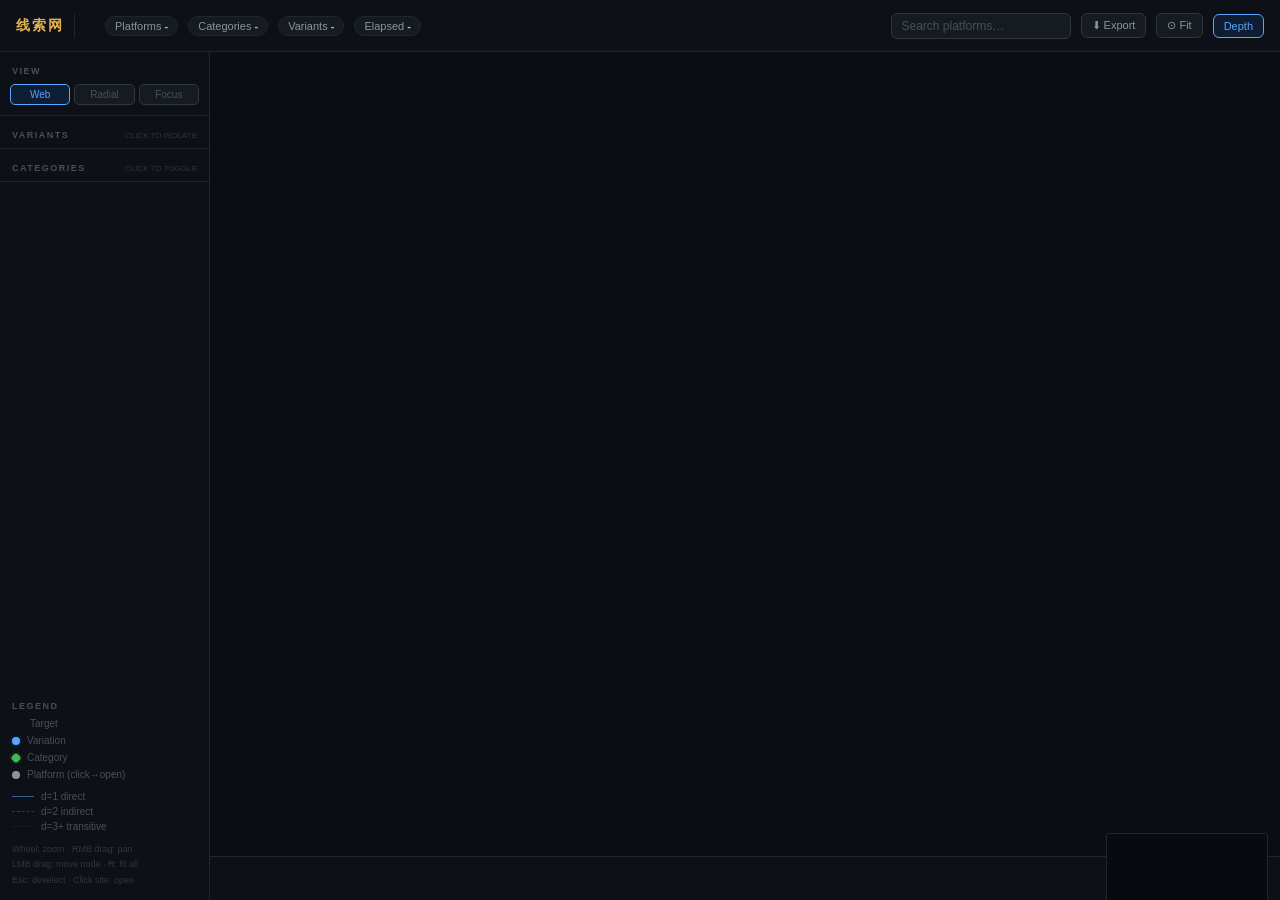
<file: clue_web_template_v2_backup.html>
<!DOCTYPE html>
<html lang="en">
<head>
<meta charset="UTF-8">
<meta name="viewport" content="width=device-width,initial-scale=1">
<title>线索网 — Clue Web</title>
<style>
*{margin:0;padding:0;box-sizing:border-box}
body{background:#0a0d14;font-family:'Segoe UI','Helvetica Neue',sans-serif;color:#c9d1d9;overflow:hidden;user-select:none}
::-webkit-scrollbar{width:4px}::-webkit-scrollbar-thumb{background:#30363d;border-radius:2px}

/* ── Layout shells ── */
#app{position:fixed;inset:0;display:grid;
  grid-template:"topbar topbar  topbar" 52px
                 "lpanel canvas rpanel" 1fr
                 "lpanel botbar rpanel" 44px
  / 210px 1fr 0px;
  transition:grid-template-columns 0.2s ease}
#app.rp-open{grid-template-columns:210px 1fr 280px}

/* ── Top bar ── */
#topbar{
  grid-area:topbar;display:flex;align-items:center;gap:10px;
  padding:0 16px;background:#0d1117;border-bottom:1px solid #21262d;z-index:30}
#logo{font-size:14px;font-weight:700;letter-spacing:2px;color:#e6b450;
  text-transform:uppercase;white-space:nowrap;flex-shrink:0}
.sep{width:1px;height:24px;background:#21262d;flex-shrink:0}
#t-name{font-size:15px;font-weight:700;color:#f0f6fc;white-space:nowrap}
#t-time{font-size:10px;color:#484f58;white-space:nowrap}
.chip{background:#161b22;border:1px solid #21262d;border-radius:14px;
  padding:3px 9px;font-size:11px;color:#8b949e;white-space:nowrap;flex-shrink:0}
.chip b{color:#e6b450;font-weight:700}
#t-search{
  margin-left:auto;background:#161b22;border:1px solid #30363d;border-radius:6px;
  color:#c9d1d9;font-size:12px;padding:5px 10px;width:180px;outline:none;
  transition:border-color 0.15s}
#t-search:focus{border-color:#58a6ff88}
#t-search::placeholder{color:#484f58}
.tbtn{background:#161b22;border:1px solid #30363d;border-radius:6px;
  color:#8b949e;font-size:11px;padding:5px 10px;cursor:pointer;white-space:nowrap;
  transition:all 0.12s;flex-shrink:0}
.tbtn:hover{color:#c9d1d9;border-color:#58a6ff66;background:#1f6feb11}
.tbtn.act{color:#58a6ff;border-color:#58a6ff;background:#1f6feb22}

/* ── Left panel ── */
#lpanel{
  grid-area:lpanel;background:#0d1117;border-right:1px solid #21262d;
  overflow-y:auto;z-index:20;display:flex;flex-direction:column}
.lp-sec{padding:8px 0 4px;border-bottom:1px solid #21262d}
.lp-hd{padding:6px 12px 4px;font-size:9px;font-weight:700;letter-spacing:1.5px;
  text-transform:uppercase;color:#484f58;display:flex;align-items:center;gap:6px}
.lp-hd .hint{font-size:8px;color:#30363d;font-weight:400;letter-spacing:0;margin-left:auto}

/* view mode buttons */
.view-row{display:flex;gap:4px;padding:4px 10px 6px}
.vbtn{flex:1;background:#161b22;border:1px solid #30363d;border-radius:5px;
  color:#484f58;font-size:10px;padding:4px 0;cursor:pointer;text-align:center;transition:all 0.12s}
.vbtn:hover{color:#8b949e;border-color:#484f5888}
.vbtn.act{color:#58a6ff;border-color:#58a6ff;background:#1f6feb22}

/* variant list */
.vpill{
  display:flex;align-items:center;margin:2px 8px;padding:4px 8px;
  background:#161b22;border:1px solid #21262d;border-radius:5px;
  cursor:pointer;font-size:10px;font-family:monospace;color:#8b949e;
  transition:all 0.12s;gap:4px}
.vpill:hover{color:#58a6ff;border-color:#58a6ff66;background:#1f6feb11}
.vpill.act{color:#58a6ff;border-color:#58a6ff;background:#1f6feb22}
.vpill .vc{margin-left:auto;color:#e6b450;font-weight:700;font-family:'Segoe UI',sans-serif}
.vpill .vd{font-size:8px;color:#30363d;margin-left:auto}

/* category list */
.cat-row{
  display:flex;align-items:center;padding:4px 10px;cursor:pointer;
  font-size:11px;color:#8b949e;gap:7px;transition:all 0.1s}
.cat-row:hover{background:#161b2233;color:#c9d1d9}
.cat-row.off{opacity:0.35}
.cat-dot{width:8px;height:8px;border-radius:50%;flex-shrink:0}
.cat-n{margin-left:auto;font-size:10px;color:#484f58}
.cat-ck{width:12px;height:12px;border:1px solid #30363d;border-radius:2px;
  flex-shrink:0;display:flex;align-items:center;justify-content:center;font-size:8px}
.cat-row:not(.off) .cat-ck{background:#3fb95033;border-color:#3fb95055;color:#3fb950}

/* legend */
.leg{display:flex;align-items:center;gap:7px;padding:3px 12px;font-size:10px;color:#484f58}
.leg-dot{width:8px;height:8px;border-radius:50%;flex-shrink:0}
.leg-hex{width:10px;height:10px;flex-shrink:0;display:inline-block}
.leg-edge{display:flex;align-items:center;gap:7px;padding:2px 12px;font-size:10px;color:#484f58}
.leg-line{height:0;flex-shrink:0}

/* ── Canvas area ── */
#canvas-area{grid-area:canvas;position:relative;overflow:hidden}
#bgc,#mc{position:absolute;inset:0;width:100%;height:100%}
#mc{cursor:default}

/* ── Right context panel ── */
#rpanel{
  grid-area:rpanel;background:#0d1117;border-left:1px solid #21262d;
  overflow:hidden;z-index:20;display:flex;flex-direction:column}
#rp-head{
  display:flex;align-items:center;gap:8px;padding:10px 12px 8px;
  border-bottom:1px solid #21262d;flex-shrink:0}
#rp-icon{font-size:18px;line-height:1}
#rp-title{font-size:13px;font-weight:700;color:#f0f6fc;flex:1;min-width:0;
  white-space:nowrap;overflow:hidden;text-overflow:ellipsis}
#rp-badge{font-size:8px;font-weight:700;letter-spacing:1px;text-transform:uppercase;
  padding:2px 6px;border-radius:3px;flex-shrink:0}
#rp-close{background:none;border:none;color:#484f58;font-size:14px;cursor:pointer;
  flex-shrink:0;padding:2px}
#rp-close:hover{color:#c9d1d9}
#rp-body{flex:1;overflow-y:auto;padding:0 0 8px}
.rp-empty{padding:32px 16px;text-align:center;color:#30363d;font-size:12px;line-height:1.8}

/* context panel sections */
.rp-sec{padding:8px 12px 4px;border-bottom:1px solid #21262d}
.rp-sec-hd{font-size:9px;font-weight:700;letter-spacing:1.5px;text-transform:uppercase;
  color:#484f58;margin-bottom:6px}
.rp-stat{display:flex;align-items:center;justify-content:space-between;
  padding:2px 0;font-size:11px;color:#8b949e}
.rp-stat b{color:#c9d1d9;font-weight:600}
.rp-url{font-size:10px;color:#58a6ff;word-break:break-all;padding:2px 0;cursor:pointer}
.rp-url:hover{text-decoration:underline}
.rp-tag{display:inline-block;font-size:9px;padding:1px 5px;border-radius:3px;
  margin:2px 2px 2px 0;border:1px solid #30363d;color:#8b949e}

/* bar chart for categories */
.bar-row{display:flex;align-items:center;gap:6px;margin:3px 0;font-size:10px}
.bar-lbl{width:60px;color:#8b949e;text-align:right;flex-shrink:0;
  white-space:nowrap;overflow:hidden;text-overflow:ellipsis}
.bar-track{flex:1;background:#161b22;border-radius:2px;height:6px;overflow:hidden}
.bar-fill{height:100%;border-radius:2px;transition:width 0.4s ease}
.bar-n{width:24px;text-align:right;color:#484f58;flex-shrink:0}

/* site list in context */
.rp-site{
  display:flex;align-items:center;padding:4px 12px;font-size:11px;
  color:#8b949e;cursor:pointer;gap:6px;transition:all 0.1s}
.rp-site:hover{background:#161b2233;color:#c9d1d9}
.rp-site .rs-dot{width:6px;height:6px;border-radius:50%;flex-shrink:0}
.rp-site .rs-src{margin-left:auto;font-size:8px;color:#30363d;font-family:monospace}

/* action buttons in context */
#rp-actions{padding:10px 12px;display:flex;gap:6px;border-top:1px solid #21262d;flex-shrink:0}
.rp-btn{flex:1;background:#161b22;border:1px solid #30363d;border-radius:5px;
  color:#8b949e;font-size:11px;padding:6px 0;cursor:pointer;transition:all 0.12s;text-align:center}
.rp-btn:hover{color:#c9d1d9;border-color:#58a6ff66;background:#1f6feb11}
.rp-btn.primary{color:#58a6ff;border-color:#58a6ff66;background:#1f6feb22}
.rp-btn.primary:hover{background:#1f6feb44}

/* ── Bottom bar ── */
#botbar{
  grid-area:botbar;background:#0d1117;border-top:1px solid #21262d;
  display:flex;align-items:center;padding:0 12px;gap:10px;z-index:20}
#breadcrumb{flex:1;display:flex;align-items:center;gap:0;overflow:hidden;
  white-space:nowrap;min-width:0}
.bc-seg{font-size:11px;color:#484f58;cursor:pointer;padding:0 4px;
  transition:color 0.1s;white-space:nowrap;overflow:hidden;text-overflow:ellipsis;max-width:140px}
.bc-seg:hover{color:#c9d1d9}
.bc-seg.act{color:#58a6ff}
.bc-arrow{font-size:10px;color:#30363d;flex-shrink:0}
#minimap-wrap{flex-shrink:0;position:relative}
#minimap{
  display:block;border:1px solid #21262d;border-radius:3px;cursor:pointer;
  background:#070a0f}

/* ── Tooltip ── */
#tip{
  position:fixed;z-index:50;background:#161b22f2;border:1px solid #30363d;
  border-radius:7px;padding:9px 12px;max-width:240px;font-size:11px;
  line-height:1.55;pointer-events:none;opacity:0;transition:opacity 0.1s;
  box-shadow:0 6px 24px #00000099}
.ti-name{font-size:12px;font-weight:700;margin-bottom:2px}
.ti-cat{font-size:9px;opacity:0.6;margin-bottom:3px}
.ti-url{font-size:9px;color:#8b949e;word-break:break-all}
.ti-src{font-size:9px;color:#58a6ff;margin-top:3px}
.ti-hint{font-size:9px;color:#3fb950;margin-top:2px}

/* ── Toast ── */
#toast{
  position:fixed;bottom:60px;left:50%;transform:translateX(-50%);
  background:#3fb95022;border:1px solid #3fb95066;color:#3fb950;
  font-size:12px;padding:6px 16px;border-radius:6px;z-index:60;
  opacity:0;transition:opacity 0.2s;pointer-events:none}
#toast.show{opacity:1}
</style>
</head>
<body>
<div id="app">

<!-- ── TOP BAR ── -->
<div id="topbar">
  <div id="logo">线索网</div>
  <div class="sep"></div>
  <div id="t-name"></div>
  <div id="t-time"></div>
  <div class="chip">Platforms <b id="c-total">-</b></div>
  <div class="chip">Categories <b id="c-cats">-</b></div>
  <div class="chip">Variants <b id="c-vars">-</b></div>
  <div class="chip">Elapsed <b id="c-elapsed">-</b></div>
  <input id="t-search" type="text" placeholder="Search platforms…" autocomplete="off">
  <button class="tbtn" onclick="exportURLs()" title="Copy all found URLs to clipboard">⬇ Export</button>
  <button class="tbtn" onclick="resetView(true)" title="Fit all (R)">⊙ Fit</button>
  <button class="tbtn act" id="btn-depth" onclick="toggleDepthMode()" title="Depth impact coloring when selected">Depth</button>
</div>

<!-- ── LEFT PANEL ── -->
<div id="lpanel">
  <div class="lp-sec">
    <div class="lp-hd">VIEW</div>
    <div class="view-row">
      <div class="vbtn act" data-v="web"    onclick="setView('web')">Web</div>
      <div class="vbtn"     data-v="radial" onclick="setView('radial')">Radial</div>
      <div class="vbtn"     data-v="focus"  onclick="setView('focus')">Focus</div>
    </div>
  </div>

  <div class="lp-sec">
    <div class="lp-hd">VARIANTS <span class="hint">click to isolate</span></div>
    <div id="var-list"></div>
  </div>

  <div class="lp-sec">
    <div class="lp-hd">CATEGORIES <span class="hint">click to toggle</span></div>
    <div id="cat-list"></div>
  </div>

  <div class="lp-sec" style="border-bottom:0;margin-top:auto;padding-bottom:12px">
    <div class="lp-hd">LEGEND</div>
    <div class="leg"><canvas id="leg-hex" width="11" height="11"></canvas>Target</div>
    <div class="leg"><div class="leg-dot" style="background:#58a6ff;box-shadow:0 0 4px #1f6feb66"></div>Variation</div>
    <div class="leg"><div class="leg-dot" style="background:#3fb950;box-shadow:0 0 4px #3fb95055;border-radius:3px;transform:rotate(45deg)"></div>Category</div>
    <div class="leg"><div class="leg-dot" style="background:#8b949e"></div>Platform (click→open)</div>
    <div class="leg-edge" style="margin-top:6px">
      <div class="leg-line" style="width:22px;border-top:1.5px solid #58a6ff88"></div>d=1 direct
    </div>
    <div class="leg-edge">
      <div class="leg-line" style="width:22px;border-top:1px dashed #58a6ff44"></div>d=2 indirect
    </div>
    <div class="leg-edge">
      <div class="leg-line" style="width:22px;border-top:1px dotted #484f5844"></div>d=3+ transitive
    </div>
    <div style="padding:8px 12px 0;font-size:9px;color:#30363d;line-height:1.7">
      Wheel: zoom · RMB drag: pan<br>
      LMB drag: move node · R: fit all<br>
      Esc: deselect · Click site: open
    </div>
  </div>
</div>

<!-- ── CANVAS ── -->
<div id="canvas-area">
  <canvas id="bgc"></canvas>
  <canvas id="mc"></canvas>
</div>

<!-- ── RIGHT CONTEXT PANEL ── -->
<div id="rpanel">
  <div id="rp-head" style="display:none">
    <div id="rp-icon"></div>
    <div id="rp-title"></div>
    <div id="rp-badge"></div>
    <button id="rp-close" onclick="closeCtx()">✕</button>
  </div>
  <div id="rp-body">
    <div class="rp-empty">Click any node<br>to see context<br><br>
      <span style="font-size:10px;color:#21262d">— GitNexus style —</span>
    </div>
  </div>
  <div id="rp-actions" style="display:none">
    <button class="rp-btn primary" id="rp-open"  onclick="rpOpenURL()">↗ Open</button>
    <button class="rp-btn"         id="rp-copy"  onclick="rpCopyURL()">⎘ Copy URL</button>
    <button class="rp-btn"         id="rp-focus" onclick="rpFocus()">⊙ Focus</button>
  </div>
</div>

<!-- ── BOTTOM BAR ── -->
<div id="botbar">
  <div id="breadcrumb"></div>
  <div id="minimap-wrap">
    <canvas id="minimap" width="160" height="90" title="Click to pan canvas"></canvas>
  </div>
</div>

<div id="tip"></div>
<div id="toast"></div>

<script>
/*%%CLUE_DATA%%*/

// ════════════════════════════════════════════════════════════
//  Constants
// ════════════════════════════════════════════════════════════
const NT = { TARGET:'target', VAR:'var', CAT:'cat', SITE:'site' };
const LP_W = 210;  // left panel width (CSS)
const TB_H = 52;   // top bar height
const BB_H = 44;   // bottom bar height
// RP_W is managed by CSS grid, canvas-area resizes automatically
const MIN_SCALE = 0.08, MAX_SCALE = 4;

// ════════════════════════════════════════════════════════════
//  State
// ════════════════════════════════════════════════════════════
let nodes = [], edges = [], nodeMap = {};
let LAYOUTS = {}; // layout positions per view mode

// Canvas transform (world → canvas-area local)
let tx = 0, ty = 0, scale = 1;

// Interaction
let hovered = null, selected = null;
let draggingNode = null, dnStart = null, dnOrig = null;
let panning = false, panStart = null, panOrigin = null;
let mouseDown = false, mouseButton = -1;

// Filters
let activeVar = null;
let searchQ = '';
let hiddenCats = new Set();

// Depth
let depths = null;   // BFS distances from selected node
let depthMode = true;

// View & breadcrumb
let viewMode = 'web';
let breadcrumb = [];  // array of nodeIds

// Animation
let pulseT = 0;

// Canvas elements
const bgC  = document.getElementById('bgc');
const mc   = document.getElementById('mc');
const bgX  = bgC.getContext('2d');
const ctx  = mc.getContext('2d');
const mmC  = document.getElementById('minimap');
const mmX  = mmC.getContext('2d');
let DPR = devicePixelRatio || 1;

// ════════════════════════════════════════════════════════════
//  Dimensions
// ════════════════════════════════════════════════════════════
function cW() { return document.getElementById('canvas-area').offsetWidth; }
function cH() { return document.getElementById('canvas-area').offsetHeight; }

// Convert canvas-area local → world
function c2w(lx, ly) { return { x:(lx-tx)/scale, y:(ly-ty)/scale }; }
// Convert world → canvas-area local
function w2c(wx, wy) { return { x:wx*scale+tx, y:wy*scale+ty }; }

// ════════════════════════════════════════════════════════════
//  Graph builder
// ════════════════════════════════════════════════════════════
function buildGraph() {
  nodes = []; edges = []; LAYOUTS = {};

  // ── Target ──
  nodes.push({
    id:'#T', type:NT.TARGET, label:DATA.target, sub:`${DATA.total} found`,
    x:0, y:0, r:30, color:'#e6b450', glow:'#e6b45044', url:null, cat:null,
    sources:[], variant:null
  });

  // ── Variants ──
  const vars = DATA.variations;
  const r_v = 90;
  vars.forEach((v, i) => {
    const a = (i / vars.length) * Math.PI*2 - Math.PI/2;
    const cnt = DATA.var_counts[v] || 0;
    nodes.push({
      id:`$V:${v}`, type:NT.VAR, label:v, sub:`${cnt}`, variant:v,
      x: Math.cos(a)*r_v, y: Math.sin(a)*r_v, r:14,
      color:'#58a6ff', glow:'#1f6feb33', url:null, cat:null, sources:[]
    });
    edges.push({ from:'#T', to:`$V:${v}`, w:1.2, base:'#58a6ff', dash:false });
  });

  // ── Categories ──
  const catKeys = Object.keys(DATA.categories)
    .filter(k => DATA.categories[k].length > 0)
    .sort((a,b) => DATA.categories[b].length - DATA.categories[a].length);
  const r_c = 220;
  const catAngles = {};
  catKeys.forEach((cat, i) => {
    const a = (i / catKeys.length) * Math.PI*2 - Math.PI/2;
    catAngles[cat] = a;
    const meta = DATA.cat_meta[cat] || { color:'#607d8b' };
    nodes.push({
      id:`$C:${cat}`, type:NT.CAT, label:cat,
      sub:`${DATA.categories[cat].length}`, variant:null,
      x: Math.cos(a)*r_c, y: Math.sin(a)*r_c, r:20,
      color:meta.color, glow:meta.color+'33', url:null, cat:cat, sources:[]
    });
    edges.push({ from:'#T', to:`$C:${cat}`, w:1.5, base:meta.color, dash:false });
  });

  // ── Sites ──
  catKeys.forEach(cat => {
    const sites = DATA.categories[cat];
    const baseA = catAngles[cat];
    const meta  = DATA.cat_meta[cat] || { color:'#607d8b' };
    const spread = Math.min(Math.PI * 0.65, Math.max(0.3, sites.length * 0.11));
    const r_s_base = 380;

    sites.forEach((site, idx) => {
      const t  = sites.length === 1 ? 0.5 : idx / (sites.length - 1);
      const a  = baseA + (t - 0.5) * spread;
      const rj = r_s_base + (idx % 4 - 1.5) * 18;
      const nid = `$S:${site.site}`;
      nodes.push({
        id:nid, type:NT.SITE, label:site.site, sub:'', variant:null,
        x: Math.cos(a)*rj, y: Math.sin(a)*rj,
        r:8, color:meta.color, glow:meta.color+'22',
        url:site.url, cat:cat, sources:site.sources || [], username:site.username
      });
      edges.push({ from:`$C:${cat}`, to:nid, w:0.8, base:meta.color, dash:false });

      // Also link to variant node(s) that found this site (dashed)
      (site.sources || []).forEach(src => {
        edges.push({ from:`$V:${src}`, to:nid, w:0.4, base:'#58a6ff', dash:true });
      });
    });
  });

  nodeMap = {};
  nodes.forEach(n => nodeMap[n.id] = n);

  // Save web layout
  LAYOUTS.web = nodes.map(n => ({ id:n.id, x:n.x, y:n.y }));
  buildRadialLayout();
}

function buildRadialLayout() {
  // Radial: categories spread on outer ring, sites tightly packed inside each
  const catKeys = Object.keys(DATA.categories).filter(k=>DATA.categories[k].length>0);
  const pos = {};
  pos['#T'] = { x:0, y:0 };
  const r_v = 70, r_c = 170, r_s = 290;
  DATA.variations.forEach((v, i) => {
    const a = (i/DATA.variations.length)*Math.PI*2 - Math.PI/2;
    pos[`$V:${v}`] = { x:Math.cos(a)*r_v, y:Math.sin(a)*r_v };
  });
  catKeys.forEach((cat, i) => {
    const a = (i/catKeys.length)*Math.PI*2 - Math.PI/2;
    pos[`$C:${cat}`] = { x:Math.cos(a)*r_c, y:Math.sin(a)*r_c };
    const sites = DATA.categories[cat];
    sites.forEach((site, j) => {
      const da = sites.length > 1 ? (j/(sites.length-1)-0.5)*0.4 : 0;
      const sa = r_s + (j%3)*20;
      pos[`$S:${site.site}`] = { x:Math.cos(a+da)*sa, y:Math.sin(a+da)*sa };
    });
  });
  LAYOUTS.radial = pos;
}

function applyLayout(name) {
  const layout = LAYOUTS[name];
  if (!layout) return;
  const entries = Array.isArray(layout) ? layout : Object.entries(layout).map(([id,p])=>({id,...p}));
  entries.forEach(e => {
    const n = nodeMap[e.id];
    if (n) { n.x = e.x; n.y = e.y; }
  });
}

function setView(v) {
  viewMode = v;
  document.querySelectorAll('.vbtn').forEach(b => b.classList.toggle('act', b.dataset.v===v));
  applyLayout(v === 'focus' && selected ? 'web' : v);
  if (v === 'focus' && selected) focusOnNode(selected);
  else resetView(true);
}

// ════════════════════════════════════════════════════════════
//  Resize & Background
// ════════════════════════════════════════════════════════════
function resize() {
  DPR = devicePixelRatio || 1;
  [bgC, mc].forEach(c => {
    const w = c.offsetWidth, h = c.offsetHeight;
    c.width  = w * DPR; c.height = h * DPR;
  });
  bgX.setTransform(DPR,0,0,DPR,0,0);
  ctx.setTransform(DPR,0,0,DPR,0,0);
  drawBG();
}

function drawBG() {
  const w = bgC.offsetWidth, h = bgC.offsetHeight;
  bgX.clearRect(0,0,w,h);
  const g = bgX.createRadialGradient(w/2,h/2,0,w/2,h/2,Math.max(w,h)*0.7);
  g.addColorStop(0,'#0f1825'); g.addColorStop(1,'#0a0d14');
  bgX.fillStyle = g; bgX.fillRect(0,0,w,h);

  bgX.strokeStyle='#ffffff05'; bgX.lineWidth=0.5;
  for (let x=0;x<w;x+=48){bgX.beginPath();bgX.moveTo(x,0);bgX.lineTo(x,h);bgX.stroke();}
  for (let y=0;y<h;y+=48){bgX.beginPath();bgX.moveTo(0,y);bgX.lineTo(w,y);bgX.stroke();}
}

// ════════════════════════════════════════════════════════════
//  Zoom / Pan
// ════════════════════════════════════════════════════════════
function resetView(animate) {
  if (!nodes.length) return;
  const xs = nodes.map(n=>n.x), ys = nodes.map(n=>n.y);
  const pad = 60;
  const bx = Math.min(...xs)-pad, bX = Math.max(...xs)+pad;
  const by = Math.min(...ys)-pad, bY = Math.max(...ys)+pad;
  const sx = cW()/(bX-bx), sy = cH()/(bY-by);
  scale = Math.min(sx, sy, 1.5) * 0.88;
  tx = cW()/2 - ((bx+bX)/2)*scale;
  ty = cH()/2 - ((by+bY)/2)*scale;
}

function zoomAt(cx, cy, factor) {
  const wx = (cx-tx)/scale, wy = (cy-ty)/scale;
  scale = Math.max(MIN_SCALE, Math.min(MAX_SCALE, scale*factor));
  tx = cx - wx*scale; ty = cy - wy*scale;
}

function focusOnNode(n) {
  const cx = cW()/2, cy = cH()/2;
  const tgt_scale = Math.min(1.4, scale * 1.5);
  tx = cx - n.x * tgt_scale;
  ty = cy - n.y * tgt_scale;
  scale = tgt_scale;
}

// ════════════════════════════════════════════════════════════
//  BFS depth from selected node
// ════════════════════════════════════════════════════════════
function computeDepths(startId) {
  const d = {}; const q = [[startId,0]]; const vis = new Set([startId]);
  while (q.length) {
    const [id,dep] = q.shift(); d[id] = dep;
    edges.forEach(e => {
      let nb = null;
      if (e.from===id) nb=e.to; else if (e.to===id) nb=e.from;
      if (nb && !vis.has(nb)) { vis.add(nb); q.push([nb, dep+1]); }
    });
  }
  return d;
}

function nodeAlpha(n) {
  // Search filter
  if (searchQ) {
    const hit = n.label.toLowerCase().includes(searchQ) ||
                (n.url||'').toLowerCase().includes(searchQ);
    if (!hit && n.type===NT.SITE) return 0.06;
  }
  // Category hidden
  if (n.cat && hiddenCats.has(n.cat)) return 0;
  // Variant filter
  if (activeVar) {
    if (n.type===NT.SITE && !(n.sources||[]).includes(activeVar)) return 0.05;
    if (n.type===NT.CAT) {
      const hasSite = (DATA.categories[n.cat]||[]).some(s=>(s.sources||[]).includes(activeVar));
      if (!hasSite) return 0.05;
    }
    if (n.type===NT.VAR && n.variant !== activeVar) return 0.25;
  }
  // Depth
  if (depthMode && depths && n.id !== selected?.id) {
    const d = depths[n.id] ?? 99;
    if (d===1) return 1;
    if (d===2) return 0.6;
    if (d===3) return 0.3;
    if (d > 3) return 0.07;
  }
  return 1;
}

function edgeAlpha(e) {
  const a = nodeMap[e.from], b = nodeMap[e.to];
  if (!a || !b) return 0;
  const na = nodeAlpha(a), nb = nodeAlpha(b);
  if (na < 0.1 || nb < 0.1) return 0;
  if (e.dash && !activeVar) return 0; // hide variant→site dashes in default view
  if (e.dash && activeVar) {
    const to = nodeMap[e.to];
    if (!to || !(to.sources||[]).includes(activeVar)) return 0;
    if (e.from !== `$V:${activeVar}`) return 0;
  }
  if (depthMode && depths) {
    const da = depths[e.from]??99, db = depths[e.to]??99;
    const d = Math.min(da,db);
    if (d<=1) return 1;
    if (d===2) return 0.45;
    if (d===3) return 0.2;
    return 0.04;
  }
  return 0.7;
}

// ════════════════════════════════════════════════════════════
//  Drawing
// ════════════════════════════════════════════════════════════
function hexPath2d(cx,cy,r) {
  ctx.beginPath();
  for (let i=0;i<6;i++){
    const a=(i/6)*Math.PI*2-Math.PI/6;
    i===0?ctx.moveTo(cx+r*Math.cos(a),cy+r*Math.sin(a))
         :ctx.lineTo(cx+r*Math.cos(a),cy+r*Math.sin(a));
  }
  ctx.closePath();
}

function drawEdge(e) {
  const a = nodeMap[e.from], b = nodeMap[e.to];
  if (!a||!b) return;
  const al = edgeAlpha(e); if (al < 0.01) return;
  const hl = (hovered && (hovered.id===e.from||hovered.id===e.to));

  const lw = hl ? e.w*2.2 : e.w;
  const c  = e.base;
  const opacity = hl ? Math.min(al*1.5,1) : al;

  const gl = ctx.createLinearGradient(a.x,a.y,b.x,b.y);
  gl.addColorStop(0,hexAlpha(c, opacity*0.5));
  gl.addColorStop(1,hexAlpha(c, opacity));
  ctx.save();
  ctx.strokeStyle = gl; ctx.lineWidth = lw/scale;
  if (e.dash) ctx.setLineDash([3/scale, 5/scale]);
  ctx.beginPath(); ctx.moveTo(a.x,a.y); ctx.lineTo(b.x,b.y); ctx.stroke();
  ctx.setLineDash([]); ctx.restore();

  // Animated particle on highlighted or selected edges
  if (hl || (selected && (selected.id===e.from||selected.id===e.to))) {
    const t = (pulseT * 0.6) % 1;
    const px = a.x+(b.x-a.x)*t, py = a.y+(b.y-a.y)*t;
    ctx.beginPath(); ctx.arc(px,py,2.5/scale,0,Math.PI*2);
    ctx.fillStyle = hexAlpha(c,0.9);
    ctx.shadowColor=c; ctx.shadowBlur=8; ctx.fill(); ctx.shadowBlur=0;
  }
}

function drawNode(n) {
  const al = nodeAlpha(n); if (al < 0.01) return;
  const { x,y, r, color, glow, type } = n;
  const isH = n === hovered;
  const isSel = n === selected;
  const nr = r + (isH||isSel ? 2.5 : 0);
  const dep = depths ? (depths[n.id]??99) : 0;

  ctx.save(); ctx.globalAlpha = al;

  // Glow halo
  const glR = nr*(isH||isSel ? 3.5 : 2.2);
  const gr = ctx.createRadialGradient(x,y,nr*0.2,x,y,glR);
  gr.addColorStop(0, glow); gr.addColorStop(1,'transparent');
  ctx.beginPath(); ctx.arc(x,y,glR,0,Math.PI*2); ctx.fillStyle=gr; ctx.fill();

  ctx.shadowColor=color+(isH||isSel?'99':'44');
  ctx.shadowBlur=(isH||isSel?20:10)/scale;

  // Shape
  if (type===NT.TARGET) hexPath2d(x,y,nr);
  else if (type===NT.CAT) {
    // Diamond
    ctx.beginPath();
    ctx.moveTo(x,y-nr); ctx.lineTo(x+nr*0.85,y);
    ctx.lineTo(x,y+nr); ctx.lineTo(x-nr*0.85,y);
    ctx.closePath();
  } else {
    ctx.beginPath(); ctx.arc(x,y,nr,0,Math.PI*2);
  }

  const bg = ctx.createRadialGradient(x,y-nr*0.3,nr*0.05,x,y,nr);
  bg.addColorStop(0, darken(color,0.7)+'ff');
  bg.addColorStop(1, darken(color,0.45)+'dd');
  ctx.fillStyle=bg; ctx.fill();

  // Selection ring
  if (isSel) {
    ctx.strokeStyle=color+'ff'; ctx.lineWidth=2/scale;
    ctx.shadowColor=color; ctx.shadowBlur=16/scale;
  } else if (isH) {
    ctx.strokeStyle=color+'dd'; ctx.lineWidth=1.5/scale;
  } else {
    ctx.strokeStyle=color+(dep>2?'55':'99'); ctx.lineWidth=1/scale;
  }
  if (type===NT.TARGET) hexPath2d(x,y,nr);
  else if (type===NT.CAT) {
    ctx.beginPath();
    ctx.moveTo(x,y-nr); ctx.lineTo(x+nr*0.85,y);
    ctx.lineTo(x,y+nr); ctx.lineTo(x-nr*0.85,y); ctx.closePath();
  } else { ctx.beginPath(); ctx.arc(x,y,nr,0,Math.PI*2); }
  ctx.stroke();
  ctx.shadowBlur=0; ctx.restore();

  // Labels (in world space, will be scaled)
  if (al < 0.4 && type===NT.SITE) return;
  ctx.save(); ctx.globalAlpha = al;
  ctx.textAlign='center'; ctx.textBaseline='middle';

  if (type===NT.TARGET) {
    ctx.fillStyle=color; ctx.font=`bold ${11/scale}px 'Segoe UI',sans-serif`;
    ctx.fillText(trunc(n.label,14),x,y-4/scale);
    ctx.fillStyle=color+'bb'; ctx.font=`${8.5/scale}px 'Segoe UI',sans-serif`;
    ctx.fillText(n.sub,x,y+7/scale);
  } else if (type===NT.CAT) {
    ctx.fillStyle=color; ctx.font=`bold ${8/scale}px 'Segoe UI',sans-serif`;
    ctx.fillText(trunc(n.label,9),x,y-3/scale);
    ctx.fillStyle=color+'aa'; ctx.font=`${7/scale}px 'Segoe UI',sans-serif`;
    ctx.fillText(n.sub,x,y+5/scale);
  } else if (type===NT.VAR) {
    ctx.fillStyle=color+'cc'; ctx.font=`${7.5/scale}px monospace`;
    ctx.textBaseline='top';
    ctx.fillText(trunc(n.label,14),x,y+nr+3/scale);
  } else if (type===NT.SITE && (isH||isSel||scale>0.8)) {
    ctx.fillStyle= isSel ? color : color+'cc';
    ctx.font=`${isSel?'bold ':''}${Math.max(7,7/scale)}px 'Segoe UI',sans-serif`;
    ctx.textBaseline='top';
    ctx.fillText(trunc(n.label,15),x,y+nr+2/scale);
  }
  ctx.restore();
}

function render(ts=0) {
  pulseT = ts * 0.001;
  const W = bgC.offsetWidth || cW(), H = bgC.offsetHeight || cH();
  ctx.clearRect(0,0,W,H);

  // Apply zoom/pan transform
  ctx.save();
  ctx.beginPath(); ctx.rect(0,0,W,H); ctx.clip();
  ctx.setTransform(scale*DPR,0,0,scale*DPR, tx*DPR, ty*DPR);

  // Draw edges (non-dashed first, then dashed)
  edges.filter(e=>!e.dash).forEach(drawEdge);
  edges.filter(e=> e.dash).forEach(drawEdge);

  // Draw nodes
  nodes.forEach(drawNode);

  ctx.restore();

  drawMinimap();
  requestAnimationFrame(render);
}

// ════════════════════════════════════════════════════════════
//  Minimap
// ════════════════════════════════════════════════════════════
function drawMinimap() {
  const MW = 160, MH = 90;
  mmX.clearRect(0,0,MW,MH);
  mmX.fillStyle='#070a0f'; mmX.fillRect(0,0,MW,MH);
  if (!nodes.length) return;

  const xs=nodes.map(n=>n.x), ys=nodes.map(n=>n.y);
  const minX=Math.min(...xs)-40, maxX=Math.max(...xs)+40;
  const minY=Math.min(...ys)-40, maxY=Math.max(...ys)+40;
  const scaleM = Math.min(MW/(maxX-minX), MH/(maxY-minY)) * 0.88;
  const offX = MW/2 - (minX+maxX)/2*scaleM;
  const offY = MH/2 - (minY+maxY)/2*scaleM;

  // Draw edges
  edges.filter(e=>!e.dash).forEach(e => {
    const a=nodeMap[e.from],b=nodeMap[e.to]; if(!a||!b) return;
    const al=edgeAlpha(e); if(al<0.05) return;
    mmX.strokeStyle=hexAlpha(e.base,al*0.4);
    mmX.lineWidth=0.5;
    mmX.beginPath();
    mmX.moveTo(a.x*scaleM+offX, a.y*scaleM+offY);
    mmX.lineTo(b.x*scaleM+offX, b.y*scaleM+offY);
    mmX.stroke();
  });

  // Draw nodes
  nodes.forEach(n => {
    const al=nodeAlpha(n); if(al<0.05) return;
    const mx=n.x*scaleM+offX, my=n.y*scaleM+offY;
    const mr = Math.max(1.5, n.r*scaleM*0.5);
    mmX.beginPath(); mmX.arc(mx,my,mr,0,Math.PI*2);
    mmX.fillStyle=hexAlpha(n.color,al*(n===selected?1:0.7));
    mmX.fill();
  });

  // Viewport rectangle
  const vpX = (-tx/scale)*scaleM+offX;
  const vpY = (-ty/scale)*scaleM+offY;
  const vpW = (cW()/scale)*scaleM;
  const vpH = (cH()/scale)*scaleM;
  mmX.strokeStyle='#58a6ff55'; mmX.lineWidth=1;
  mmX.strokeRect(vpX,vpY,vpW,vpH);
  mmX.fillStyle='#58a6ff08'; mmX.fillRect(vpX,vpY,vpW,vpH);

  // Store for click hit
  mmC._scaleM=scaleM; mmC._offX=offX; mmC._offY=offY;
}

// ════════════════════════════════════════════════════════════
//  Hit test (canvas-area local coords)
// ════════════════════════════════════════════════════════════
function hitTest(lx, ly) {
  const { x:wx, y:wy } = c2w(lx, ly);
  // Reverse order so top-rendered nodes are hit first
  for (let i=nodes.length-1;i>=0;i--) {
    const n=nodes[i];
    if (nodeAlpha(n) < 0.1) continue;
    const dx=wx-n.x, dy=wy-n.y;
    if (Math.sqrt(dx*dx+dy*dy) <= n.r + 6/scale) return n;
  }
  return null;
}

// ════════════════════════════════════════════════════════════
//  Tooltip
// ════════════════════════════════════════════════════════════
const tipEl = document.getElementById('tip');
function showTip(n, cx, cy) {
  const meta = n.cat ? (DATA.cat_meta[n.cat]||{color:n.color}) : {color:n.color};
  let html='';
  if (n.type===NT.TARGET) {
    html=`<div class="ti-name" style="color:#e6b450">${n.label}</div>
<div class="ti-cat">Investigation Target</div>
<div class="ti-url">${DATA.total} platforms · ${DATA.variations.length} variants checked</div>`;
  } else if (n.type===NT.VAR) {
    html=`<div class="ti-name" style="color:#58a6ff">${n.label}</div>
<div class="ti-cat">Username Variation</div>
<div class="ti-url">${n.sub} platforms found with this variant</div>`;
  } else if (n.type===NT.CAT) {
    html=`<div class="ti-name" style="color:${meta.color}">${n.label}</div>
<div class="ti-cat">Category · ${n.sub} platforms</div>`;
  } else {
    html=`<div class="ti-name" style="color:${meta.color}">${n.label}</div>
<div class="ti-cat">${n.cat}</div>
<div class="ti-url">${n.url}</div>
<div class="ti-src">via: ${(n.sources||[]).join(', ')}</div>
<div class="ti-hint">↗ Click to open</div>`;
  }
  tipEl.innerHTML=html; tipEl.style.opacity='1';
  let tx=cx+14, ty=cy-8;
  if (tx+250>window.innerWidth) tx=cx-260;
  if (ty+160>window.innerHeight) ty=window.innerHeight-170;
  if (ty<58) ty=58;
  tipEl.style.left=tx+'px'; tipEl.style.top=ty+'px';
}
function hideTip() { tipEl.style.opacity='0'; }

// ════════════════════════════════════════════════════════════
//  Context panel
// ════════════════════════════════════════════════════════════
function openCtx(n) {
  selected = n;
  depths = depthMode ? computeDepths(n.id) : null;
  updateBreadcrumb(n);

  const app = document.getElementById('app');
  app.classList.add('rp-open');
  setTimeout(resize, 210); // after CSS transition

  const head = document.getElementById('rp-head');
  const body = document.getElementById('rp-body');
  const acts = document.getElementById('rp-actions');
  head.style.display='flex';
  acts.style.display = n.type===NT.SITE ? 'flex' : 'none';

  // Header
  const icons = { target:'🔎', var:'⇄', cat:'◈', site:'↗' };
  document.getElementById('rp-icon').textContent = icons[n.type]||'●';
  document.getElementById('rp-title').textContent = n.label;
  const badgeColors = { target:'#e6b450', var:'#58a6ff', cat:n.color, site:n.color };
  const rp_badge = document.getElementById('rp-badge');
  rp_badge.textContent = n.type.toUpperCase();
  rp_badge.style.background = (badgeColors[n.type]||'#8b949e')+'22';
  rp_badge.style.color       = badgeColors[n.type]||'#8b949e';
  rp_badge.style.border      = `1px solid ${badgeColors[n.type]||'#8b949e'}44`;

  // Body
  let html='';
  if (n.type===NT.TARGET) {
    html += rpSec('OVERVIEW', `
      <div class="rp-stat"><span>Platforms found</span><b>${DATA.total}</b></div>
      <div class="rp-stat"><span>Categories</span><b>${Object.keys(DATA.categories).filter(k=>DATA.categories[k].length).length}</b></div>
      <div class="rp-stat"><span>Variants checked</span><b>${DATA.variations.length}</b></div>
      <div class="rp-stat"><span>Elapsed</span><b>${DATA.elapsed}s</b></div>
    `);
    // Category bar chart
    const cats = Object.keys(DATA.categories).filter(k=>DATA.categories[k].length)
      .sort((a,b)=>DATA.categories[b].length-DATA.categories[a].length);
    const max = DATA.categories[cats[0]]?.length||1;
    html += rpSec('CATEGORY BREAKDOWN',
      cats.map(c=>{
        const meta=DATA.cat_meta[c]||{color:'#607d8b'};
        const cnt=DATA.categories[c].length;
        const pct=Math.round(cnt/max*100);
        return `<div class="bar-row">
<div class="bar-lbl" style="color:${meta.color}">${c}</div>
<div class="bar-track"><div class="bar-fill" style="width:${pct}%;background:${meta.color}"></div></div>
<div class="bar-n">${cnt}</div></div>`;
      }).join('')
    );
    html += rpSec('VARIANTS',
      DATA.variations.map(v=>`
<div class="rp-stat"><span style="font-family:monospace;font-size:10px">${v}</span>
<b>${DATA.var_counts[v]||0} found</b></div>`).join('')
    );

  } else if (n.type===NT.VAR) {
    const cnt = DATA.var_counts[n.variant]||0;
    html += rpSec('VARIANT INFO', `
      <div class="rp-stat"><span>Username</span><b style="font-family:monospace">${n.label}</b></div>
      <div class="rp-stat"><span>Platforms found</span><b>${cnt}</b></div>
    `);
    // Sites grouped by category
    const found = [];
    Object.entries(DATA.categories).forEach(([cat, sites]) => {
      sites.filter(s=>(s.sources||[]).includes(n.variant)).forEach(s=>found.push({...s,cat}));
    });
    const byCat = {};
    found.forEach(s=>{ (byCat[s.cat]=byCat[s.cat]||[]).push(s); });
    Object.entries(byCat).forEach(([cat, sites]) => {
      const meta=DATA.cat_meta[cat]||{color:'#607d8b'};
      html += `<div class="rp-sec"><div class="rp-sec-hd">${cat} (${sites.length})</div>`;
      sites.forEach(s=>{
        html+=`<div class="rp-site" onclick="window.open('${s.url}','_blank')">
<div class="rs-dot" style="background:${meta.color}"></div>${s.site}</div>`;
      });
      html+='</div>';
    });

  } else if (n.type===NT.CAT) {
    const sites = DATA.categories[n.cat]||[];
    const meta = DATA.cat_meta[n.cat]||{color:'#607d8b'};
    html += rpSec('CATEGORY INFO', `
      <div class="rp-stat"><span>Platforms in category</span><b>${sites.length}</b></div>
      <div class="rp-stat"><span>Variants that found any</span>
        <b>${DATA.variations.filter(v=>sites.some(s=>(s.sources||[]).includes(v))).length}</b></div>
    `);
    html += rpSec(`SITES (${sites.length}) — click to open`,
      sites.map(s=>`
<div class="rp-site" onclick="window.open('${s.url}','_blank')">
<div class="rs-dot" style="background:${meta.color}"></div>${s.site}
<span class="rs-src">${(s.sources||[]).join(', ')}</span></div>`).join('')
    );

  } else if (n.type===NT.SITE) {
    const meta = DATA.cat_meta[n.cat]||{color:'#607d8b'};
    const similar = (DATA.categories[n.cat]||[]).filter(s=>s.site!==n.label);
    html += rpSec('PROFILE', `
      <div class="rp-url" onclick="window.open('${n.url}','_blank')" title="${n.url}">↗ ${n.url}</div>
    `);
    html += rpSec('DETAILS', `
      <div class="rp-stat"><span>Category</span>
        <b style="color:${meta.color}">${n.cat}</b></div>
      <div class="rp-stat"><span>Found via</span>
        <b>${(n.sources||[]).map(s=>`<span class="rp-tag">${s}</span>`).join(' ')}</b></div>
      <div class="rp-stat"><span>Related in ${n.cat}</span><b>${similar.length} more</b></div>
    `);
    if (similar.length) {
      html += rpSec(`RELATED IN ${n.cat.toUpperCase()}`,
        similar.slice(0,8).map(s=>`
<div class="rp-site" onclick="window.open('${s.url}','_blank')">
<div class="rs-dot" style="background:${meta.color}"></div>${s.site}</div>`).join('')
        + (similar.length>8 ? `<div style="padding:4px 12px;font-size:10px;color:#484f58">+${similar.length-8} more</div>` : '')
      );
    }
    // Store current URL for actions
    document.getElementById('rp-open').dataset.url = n.url;
    document.getElementById('rp-copy').dataset.url = n.url;
  }

  body.innerHTML = html;
}

function rpSec(title, content) {
  return `<div class="rp-sec"><div class="rp-sec-hd">${title}</div>${content}</div>`;
}

function closeCtx() {
  selected=null; depths=null; breadcrumb=[];
  document.getElementById('app').classList.remove('rp-open');
  document.getElementById('rp-head').style.display='none';
  document.getElementById('rp-body').innerHTML=
    '<div class="rp-empty">Click any node<br>to see context<br><br><span style="font-size:10px;color:#21262d">— GitNexus style —</span></div>';
  document.getElementById('rp-actions').style.display='none';
  document.getElementById('breadcrumb').innerHTML='';
  setTimeout(resize, 210);
}

function rpOpenURL()  { const u=document.getElementById('rp-open').dataset.url; if(u) window.open(u,'_blank'); }
function rpCopyURL()  { const u=document.getElementById('rp-copy').dataset.url; if(u) { navigator.clipboard.writeText(u); toast('Copied!'); } }
function rpFocus()    { if(selected){focusOnNode(selected);} }

// ════════════════════════════════════════════════════════════
//  Breadcrumb
// ════════════════════════════════════════════════════════════
function updateBreadcrumb(n) {
  // Build path: target → (variant if applicable) → (category) → site
  breadcrumb = ['#T'];
  if (n.type===NT.VAR) breadcrumb.push(n.id);
  else if (n.type===NT.CAT) breadcrumb.push(n.id);
  else if (n.type===NT.SITE) {
    if (n.sources&&n.sources[0]) breadcrumb.push(`$V:${n.sources[0]}`);
    breadcrumb.push(`$C:${n.cat}`);
    breadcrumb.push(n.id);
  }
  renderBreadcrumb();
}

function renderBreadcrumb() {
  const bc = document.getElementById('breadcrumb');
  if (!breadcrumb.length) { bc.innerHTML=''; return; }
  const parts = breadcrumb.map((id,i) => {
    const n=nodeMap[id]; if(!n) return '';
    const isLast=i===breadcrumb.length-1;
    return `<span class="bc-seg${isLast?' act':''}" onclick="selectNode('${id}')"
      style="color:${isLast?n.color:'#8b949e'}">${trunc(n.label,18)}</span>
${isLast?'':'<span class="bc-arrow"> › </span>'}`;
  });
  bc.innerHTML=parts.join('');
}

function selectNode(id) {
  const n=nodeMap[id]; if(n) openCtx(n);
}

// ════════════════════════════════════════════════════════════
//  Sidebar: variants + categories
// ════════════════════════════════════════════════════════════
function buildSidebar() {
  // Variants
  const vl = document.getElementById('var-list');
  vl.innerHTML = DATA.variations.map(v => {
    const cnt = DATA.var_counts[v]||0;
    return `<div class="vpill" data-v="${v}" onclick="toggleVar('${v}')">
<span style="flex:1;overflow:hidden;text-overflow:ellipsis">${v}</span>
<span class="vc">${cnt}</span></div>`;
  }).join('');

  // Categories
  const cl = document.getElementById('cat-list');
  const cats = Object.keys(DATA.categories)
    .filter(k=>DATA.categories[k].length)
    .sort((a,b)=>DATA.categories[b].length-DATA.categories[a].length);
  cl.innerHTML = cats.map(cat => {
    const meta=DATA.cat_meta[cat]||{color:'#607d8b'};
    const cnt=DATA.categories[cat].length;
    return `<div class="cat-row" data-cat="${cat}" onclick="toggleCat('${cat}')">
<div class="cat-ck">✓</div>
<div class="cat-dot" style="background:${meta.color}"></div>
<span title="${cat}">${cat}</span>
<span class="cat-n">${cnt}</span></div>`;
  }).join('');
}

function toggleVar(v) {
  activeVar = activeVar===v ? null : v;
  document.querySelectorAll('.vpill').forEach(el =>
    el.classList.toggle('act', el.dataset.v===activeVar));
}

function toggleCat(cat) {
  if (hiddenCats.has(cat)) hiddenCats.delete(cat);
  else hiddenCats.add(cat);
  document.querySelectorAll('.cat-row').forEach(el =>
    el.classList.toggle('off', hiddenCats.has(el.dataset.cat)));
}

function toggleDepthMode() {
  depthMode = !depthMode;
  depths = depthMode && selected ? computeDepths(selected.id) : null;
  document.getElementById('btn-depth').classList.toggle('act', depthMode);
}

// ════════════════════════════════════════════════════════════
//  Export
// ════════════════════════════════════════════════════════════
function exportURLs() {
  const urls = [];
  Object.values(DATA.categories).forEach(sites =>
    sites.forEach(s => {
      if (!activeVar || (s.sources||[]).includes(activeVar)) urls.push(s.url);
    })
  );
  navigator.clipboard.writeText(urls.join('\n')).then(()=>toast(`Copied ${urls.length} URLs`));
}

// ════════════════════════════════════════════════════════════
//  Stats fill
// ════════════════════════════════════════════════════════════
function fillStats() {
  document.getElementById('t-name').textContent = DATA.target;
  document.getElementById('t-time').textContent = `(${DATA.ts})`;
  document.getElementById('c-total').textContent = DATA.total;
  document.getElementById('c-cats').textContent =
    Object.keys(DATA.categories).filter(k=>DATA.categories[k].length).length;
  document.getElementById('c-vars').textContent = DATA.variations.length;
  document.getElementById('c-elapsed').textContent = DATA.elapsed+'s';
  document.title = `线索网 · ${DATA.target} — ${DATA.total} found`;
}

// ════════════════════════════════════════════════════════════
//  Events
// ════════════════════════════════════════════════════════════
mc.addEventListener('mousedown', e => {
  const lx=e.offsetX, ly=e.offsetY;
  mouseDown=true; mouseButton=e.button;
  if (e.button===0) {
    const h=hitTest(lx,ly);
    if (h) {
      draggingNode=h; dnStart={x:lx,y:ly};
      dnOrig={x:h.x,y:h.y}; mc.style.cursor='grabbing';
    }
  }
  if (e.button===2||e.button===1) {
    panning=true; panStart={x:e.clientX,y:e.clientY}; panOrigin={x:tx,y:ty};
    mc.style.cursor='grabbing'; e.preventDefault();
  }
});

mc.addEventListener('mousemove', e => {
  const lx=e.offsetX, ly=e.offsetY;
  if (panning) {
    tx = panOrigin.x + e.clientX - panStart.x;
    ty = panOrigin.y + e.clientY - panStart.y;
    return;
  }
  if (draggingNode && dnStart) {
    const moved = Math.abs(e.clientX-dnStart.x)+Math.abs(e.clientY-dnStart.y);
    if (moved > 4) {
      const w = c2w(lx,ly);
      draggingNode.x=w.x; draggingNode.y=w.y;
    }
    return;
  }
  const h=hitTest(lx,ly);
  if (h!==hovered) {
    hovered=h;
    mc.style.cursor=h?(h.url?'pointer':'crosshair'):'default';
  }
  h ? showTip(h,e.clientX,e.clientY) : hideTip();
});

mc.addEventListener('mouseup', e => {
  const wasDraggingNode = !!draggingNode;
  const wasPanning = panning;
  const upX=e.offsetX, upY=e.offsetY;

  if (draggingNode && dnStart) {
    const dx=upX-dnStart.x, dy=upY-dnStart.y;
    if (Math.abs(dx)+Math.abs(dy) < 5) { // it was a click
      const n=draggingNode;
      if (n.type===NT.SITE) window.open(n.url,'_blank');
      else openCtx(n);
    }
    draggingNode=null; dnStart=null; dnOrig=null;
  }
  panning=false; mouseDown=false; mouseButton=-1;
  mc.style.cursor = hovered?(hovered.url?'pointer':'crosshair'):'default';
});

mc.addEventListener('wheel', e => {
  e.preventDefault();
  const factor = e.deltaY < 0 ? 1.12 : 1/1.12;
  zoomAt(e.offsetX, e.offsetY, factor);
}, { passive:false });

mc.addEventListener('contextmenu', e => e.preventDefault());
mc.addEventListener('mouseleave', () => { hovered=null; hideTip(); });

mc.addEventListener('dblclick', e => { resetView(true); });

// Keyboard
window.addEventListener('keydown', e => {
  if (e.key==='Escape') closeCtx();
  if (e.key==='r'||e.key==='R') resetView(true);
  if (e.key==='+'||e.key==='=') zoomAt(cW()/2,cH()/2,1.2);
  if (e.key==='-') zoomAt(cW()/2,cH()/2,1/1.2);
});

// Search
document.getElementById('t-search').addEventListener('input', e => {
  searchQ = e.target.value.trim().toLowerCase();
});

// Minimap click
mmC.addEventListener('click', e => {
  const { _scaleM=1, _offX=0, _offY=0 } = mmC;
  const mx=e.offsetX, my=e.offsetY;
  const wx=(mx-_offX)/_scaleM, wy=(my-_offY)/_scaleM;
  tx = cW()/2 - wx*scale; ty = cH()/2 - wy*scale;
});

window.addEventListener('resize', () => { resize(); drawBG(); });

// ════════════════════════════════════════════════════════════
//  Utilities
// ════════════════════════════════════════════════════════════
function hexAlpha(hex, a) {
  const h = hex.replace('#','').slice(0,6);
  return '#'+h+Math.round(Math.max(0,Math.min(1,a))*255).toString(16).padStart(2,'0');
}
function darken(hex, f) {
  hex=hex.replace('#','');
  if(hex.length===3) hex=hex.split('').map(c=>c+c).join('');
  return '#'+[0,2,4].map(i=>Math.min(255,Math.round(parseInt(hex.slice(i,i+2),16)*f))
    .toString(16).padStart(2,'0')).join('');
}
function trunc(s,n) { return s&&s.length>n?s.slice(0,n-1)+'…':s||''; }
function toast(msg) {
  const t=document.getElementById('toast');
  t.textContent=msg; t.classList.add('show');
  setTimeout(()=>t.classList.remove('show'),2000);
}

// ════════════════════════════════════════════════════════════
//  Boot
// ════════════════════════════════════════════════════════════
buildGraph();
resize();
drawBG();
resetView(false);
buildSidebar();
fillStats();

// Draw hexagon in legend
(function(){
  const lc=document.getElementById('leg-hex');
  if(!lc) return;
  const lx=lc.getContext('2d');
  lx.beginPath();
  for(let i=0;i<6;i++){const a=(i/6)*Math.PI*2-Math.PI/6;i===0?lx.moveTo(5.5+4.5*Math.cos(a),5.5+4.5*Math.sin(a)):lx.lineTo(5.5+4.5*Math.cos(a),5.5+4.5*Math.sin(a));}
  lx.closePath();
  lx.strokeStyle='#e6b450'; lx.lineWidth=1.5;
  lx.fillStyle='#e6b45022'; lx.fill(); lx.stroke();
})();

requestAnimationFrame(render);
</script>
</body>
</html>
</file>
<file: docs/styles.css>
:root {
  --bg: #0a0f14;
  --bg-2: #0f1b22;
  --bg-3: #102733;
  --ink: #f3f6f8;
  --muted: #b8c6d2;
  --accent: #19f3c8;
  --accent-2: #ffb347;
  --accent-3: #6ee7ff;
  --danger: #ff6a6a;
  --stroke: rgba(255, 255, 255, 0.12);
  --surface: rgba(16, 39, 51, 0.72);
  --surface-2: rgba(9, 15, 19, 0.8);
  --glow: 0 0 35px rgba(25, 243, 200, 0.25);
  --radius: 18px;
  --max: 1200px;
  --space-1: 6px;
  --space-2: 10px;
  --space-3: 16px;
  --space-4: 24px;
  --space-5: 36px;
  --space-6: 56px;
  --space-7: 80px;
  --space-8: 120px;
  --font-display: "Space Grotesk", "Segoe UI", sans-serif;
  --font-mono: "JetBrains Mono", Consolas, monospace;
  --ease-out: cubic-bezier(0.16, 1, 0.3, 1);
}

* {
  box-sizing: border-box;
}

html,
body {
  height: 100%;
}

body {
  margin: 0;
  font-family: var(--font-display);
  color: var(--ink);
  background: radial-gradient(1200px 900px at 85% -10%, rgba(25, 243, 200, 0.14), transparent 60%),
    radial-gradient(900px 700px at -10% 15%, rgba(255, 179, 71, 0.14), transparent 55%),
    linear-gradient(180deg, #0a0f14 0%, #0b151b 40%, #0b1014 100%);
  overflow-x: hidden;
}

body::before,
body::after {
  content: "";
  position: fixed;
  inset: 0;
  pointer-events: none;
  z-index: -2;
}

body::before {
  background-image: linear-gradient(120deg, rgba(255, 255, 255, 0.04) 0%, rgba(255, 255, 255, 0) 60%);
  mix-blend-mode: screen;
}

body::after {
  background-image: linear-gradient(rgba(255, 255, 255, 0.05) 1px, transparent 1px),
    linear-gradient(90deg, rgba(255, 255, 255, 0.04) 1px, transparent 1px);
  background-size: 90px 90px, 90px 90px;
  opacity: 0.15;
}

img {
  max-width: 100%;
  display: block;
}

a {
  color: inherit;
  text-decoration: none;
}

.container {
  width: min(100% - 48px, var(--max));
  margin: 0 auto;
}

.site-header {
  position: sticky;
  top: 0;
  z-index: 10;
  background: rgba(8, 12, 16, 0.95);
  border-bottom: 1px solid rgba(255, 255, 255, 0.06);
}

@supports (backdrop-filter: blur(12px)) {
  .site-header {
    backdrop-filter: blur(12px);
    background: rgba(8, 12, 16, 0.7);
  }
}

.nav {
  display: flex;
  align-items: center;
  justify-content: space-between;
  padding: 18px 0;
  gap: var(--space-4);
}

.brand {
  display: inline-flex;
  align-items: center;
  gap: var(--space-2);
  font-weight: 700;
  letter-spacing: 0.02em;
}

.brand .sigil {
  width: 38px;
  height: 38px;
  border-radius: 12px;
  background: radial-gradient(circle at 35% 35%, var(--accent), transparent 55%),
    radial-gradient(circle at 70% 70%, var(--accent-2), transparent 55%),
    #0f202a;
  box-shadow: var(--glow);
  position: relative;
}

.brand .sigil::after {
  content: "";
  position: absolute;
  inset: 8px;
  border: 1px solid rgba(255, 255, 255, 0.25);
  border-radius: 8px;
}

.nav-links {
  display: flex;
  gap: var(--space-3);
  font-size: 0.95rem;
  color: var(--muted);
}

.nav-links a:hover {
  color: var(--ink);
}

.skip-link {
  position: absolute;
  top: -40px;
  left: 16px;
  background: var(--bg-2);
  color: var(--accent);
  padding: 8px 12px;
  border-radius: 999px;
  border: 1px solid rgba(255, 255, 255, 0.2);
  z-index: 100;
  transition: top 200ms var(--ease-out);
}

.skip-link:focus {
  top: 16px;
}

.btn:focus-visible,
.nav-links a:focus-visible,
.brand:focus-visible,
.skip-link:focus-visible {
  outline: 2px solid var(--accent);
  outline-offset: 4px;
}

.btn {
  display: inline-flex;
  align-items: center;
  justify-content: center;
  gap: 8px;
  padding: 12px 18px;
  border-radius: 999px;
  border: 1px solid rgba(255, 255, 255, 0.15);
  font-weight: 600;
  background: linear-gradient(120deg, rgba(25, 243, 200, 0.2), rgba(110, 231, 255, 0.08));
  box-shadow: var(--glow);
  transition: transform 200ms var(--ease-out), box-shadow 200ms var(--ease-out), border 200ms var(--ease-out);
}

.btn:hover {
  transform: translateY(-2px);
  border-color: rgba(25, 243, 200, 0.5);
  box-shadow: 0 0 40px rgba(25, 243, 200, 0.4);
}

.btn-ghost {
  background: transparent;
  box-shadow: none;
}

.hero {
  padding: var(--space-8) 0 var(--space-7);
}

.hero-grid {
  display: grid;
  grid-template-columns: minmax(0, 1.1fr) minmax(0, 0.9fr);
  gap: var(--space-6);
  align-items: center;
}

.hero h1 {
  font-size: clamp(2.8rem, 3.4vw + 1.5rem, 5rem);
  line-height: 1.05;
  margin: 0 0 var(--space-3);
}

.hero p {
  font-size: 1.1rem;
  color: var(--muted);
  max-width: 38rem;
}

.hero-actions {
  display: flex;
  gap: var(--space-3);
  flex-wrap: wrap;
  margin-top: var(--space-4);
}

.hero-badges {
  display: flex;
  gap: var(--space-2);
  flex-wrap: wrap;
  margin-top: var(--space-4);
  color: var(--muted);
  font-size: 0.9rem;
}

.badge {
  padding: 6px 10px;
  border-radius: 999px;
  background: rgba(255, 255, 255, 0.06);
  border: 1px solid rgba(255, 255, 255, 0.12);
}

.hero-visual {
  position: relative;
  padding: var(--space-3);
  border-radius: var(--radius);
  background: linear-gradient(160deg, rgba(25, 243, 200, 0.12), rgba(8, 14, 18, 0.85));
  border: 1px solid rgba(25, 243, 200, 0.2);
  box-shadow: 0 30px 80px rgba(0, 0, 0, 0.5);
  overflow: hidden;
}

.hero-visual::after {
  content: "";
  position: absolute;
  inset: -40% 10% auto auto;
  width: 260px;
  height: 260px;
  background: radial-gradient(circle, rgba(25, 243, 200, 0.28), transparent 65%);
  filter: blur(10px);
  animation: pulse 6s ease-in-out infinite;
}

.hero-visual img {
  border-radius: calc(var(--radius) - 6px);
  border: 1px solid rgba(255, 255, 255, 0.08);
}

.section {
  padding: var(--space-7) 0;
}

.section-title {
  font-size: clamp(2rem, 1.6vw + 1.2rem, 3rem);
  margin-bottom: var(--space-4);
}

.split {
  display: grid;
  grid-template-columns: repeat(2, minmax(0, 1fr));
  gap: var(--space-5);
}

.panel {
  padding: var(--space-4);
  border-radius: var(--radius);
  border: 1px solid var(--stroke);
  background: var(--surface);
  box-shadow: 0 24px 60px rgba(0, 0, 0, 0.35);
}

.panel h3 {
  margin-top: 0;
  font-size: 1.2rem;
}

.list {
  display: grid;
  gap: var(--space-3);
}

.list-item {
  padding: var(--space-3);
  border-radius: 14px;
  background: rgba(10, 20, 28, 0.65);
  border: 1px solid rgba(255, 255, 255, 0.08);
}

.metrics {
  display: grid;
  grid-template-columns: repeat(3, minmax(0, 1fr));
  gap: var(--space-3);
  margin-top: var(--space-4);
}

.metric {
  padding: var(--space-3);
  border-radius: 14px;
  border: 1px solid rgba(255, 255, 255, 0.12);
  background: rgba(11, 19, 24, 0.85);
}

.metric span {
  display: block;
  color: var(--muted);
  font-size: 0.85rem;
}

.metric strong {
  font-size: 1.5rem;
}

.code-block {
  padding: var(--space-3);
  border-radius: 14px;
  background: rgba(4, 8, 12, 0.8);
  border: 1px solid rgba(25, 243, 200, 0.2);
  font-family: var(--font-mono);
  color: var(--accent-3);
  font-size: 0.9rem;
  overflow-x: auto;
}

.card-grid {
  display: grid;
  grid-template-columns: repeat(3, minmax(0, 1fr));
  gap: var(--space-3);
}

.card-grid .panel {
  min-height: 220px;
}

.kit {
  display: flex;
  flex-direction: column;
  gap: var(--space-3);
}

.kit a {
  color: var(--accent-2);
}

.footer {
  padding: var(--space-6) 0 var(--space-5);
  border-top: 1px solid rgba(255, 255, 255, 0.08);
  color: var(--muted);
}

.reveal {
  opacity: 0;
  transform: translateY(24px);
  transition: opacity 600ms var(--ease-out), transform 600ms var(--ease-out);
}

.reveal.is-visible {
  opacity: 1;
  transform: translateY(0);
}

@keyframes pulse {
  0%,
  100% {
    transform: scale(0.9);
    opacity: 0.6;
  }
  50% {
    transform: scale(1.05);
    opacity: 0.9;
  }
}

@media (max-width: 960px) {
  .hero-grid,
  .split {
    grid-template-columns: 1fr;
  }

  .nav {
    flex-direction: column;
    align-items: flex-start;
  }

  .nav-links {
    flex-wrap: wrap;
  }

  .metrics,
  .card-grid {
    grid-template-columns: repeat(2, minmax(0, 1fr));
  }
}

@media (max-width: 640px) {
  .metrics,
  .card-grid {
    grid-template-columns: 1fr;
  }

  .hero-actions {
    flex-direction: column;
    align-items: stretch;
  }
}

@media (prefers-reduced-motion: reduce) {
  .reveal,
  .btn,
  .hero-visual::after {
    transition: none;
    animation: none;
  }
}
</file>
